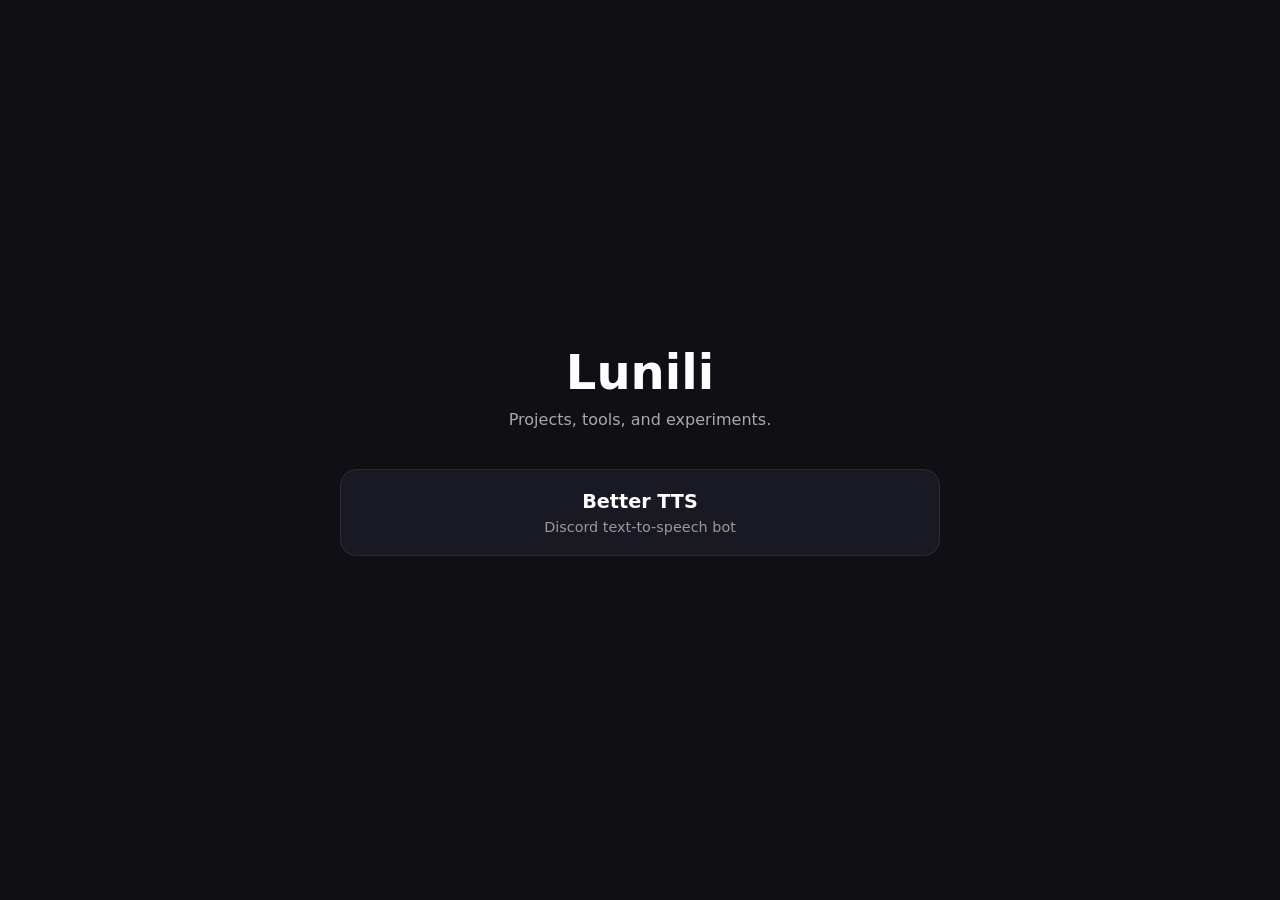
<file: index.html>
<!DOCTYPE html>
<html lang="en">
<head>
    <meta charset="UTF-8">
    <meta name="viewport" content="width=device-width, initial-scale=1.0">
    <title>Lunili — Projects</title>
    <style>
        * {
            box-sizing: border-box;
            margin: 0;
            padding: 0;
        }

        body {
            min-height: 100vh;
            display: flex;
            justify-content: center;
            align-items: center;
            font-family: system-ui, -apple-system, sans-serif;
            background: #0f0f14;
            color: white;
        }

        .container {
            width: min(600px, 90%);
            text-align: center;
        }

        h1 {
            font-size: 3rem;
            margin-bottom: 10px;
        }

        p {
            color: #aaa;
            margin-bottom: 40px;
        }

        .projects {
            display: grid;
            gap: 16px;
        }

        a {
            display: block;
            padding: 20px;
            border-radius: 16px;
            background: #191923;
            color: white;
            text-decoration: none;
            border: 1px solid #2b2b38;
            transition: .25s;
        }

        a:hover {
            transform: translateY(-3px);
            border-color: #a855f7;
            box-shadow: 0 0 30px rgba(168,85,247,.25);
        }

        .name {
            font-weight: 700;
            font-size: 1.2rem;
        }

        .desc {
            margin-top: 6px;
            color: #999;
            font-size: .9rem;
        }
    </style>
</head>
<body>

<div class="container">
    <h1>Lunili</h1>
    <p>Projects, tools, and experiments.</p>

    <div class="projects">
        <a href="/BetterTTS/">
            <div class="name">Better TTS</div>
            <div class="desc">Discord text-to-speech bot</div>
        </a>
    </div>
</div>

</body>
</html>
</file>
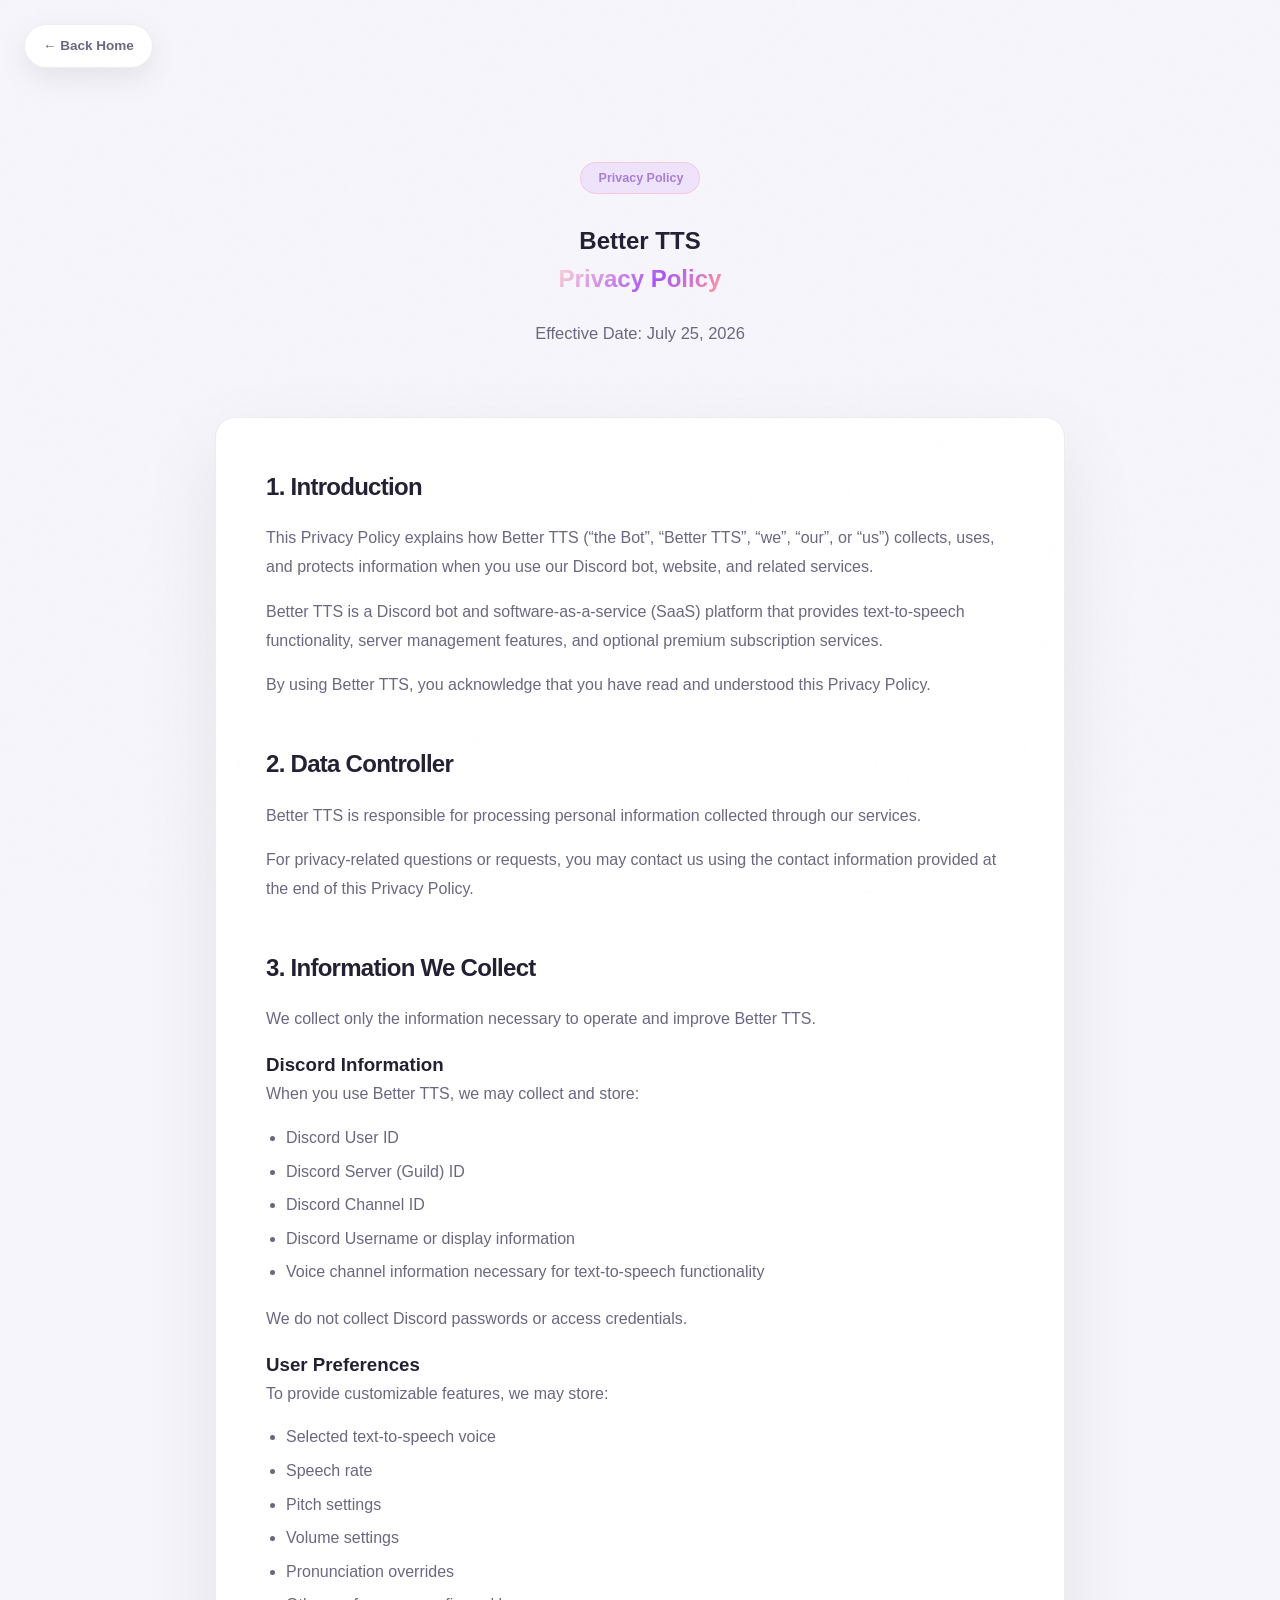
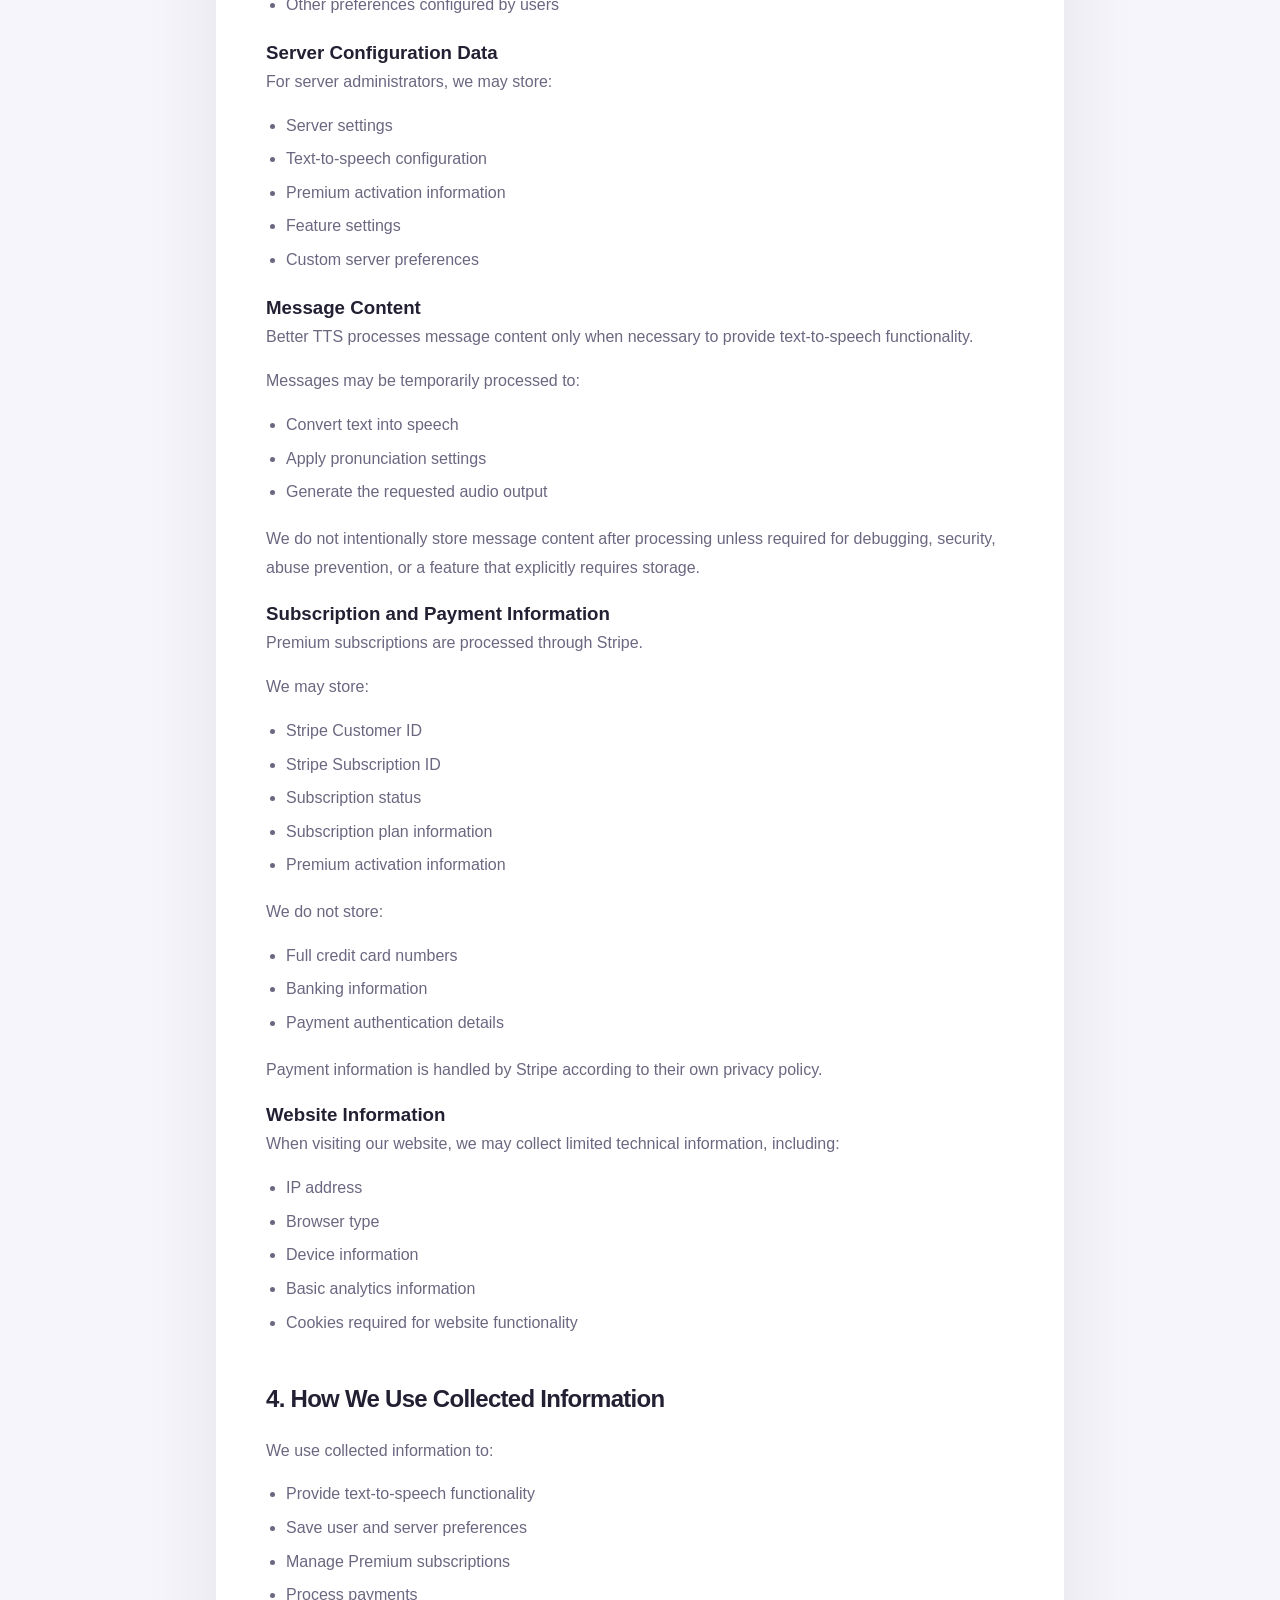
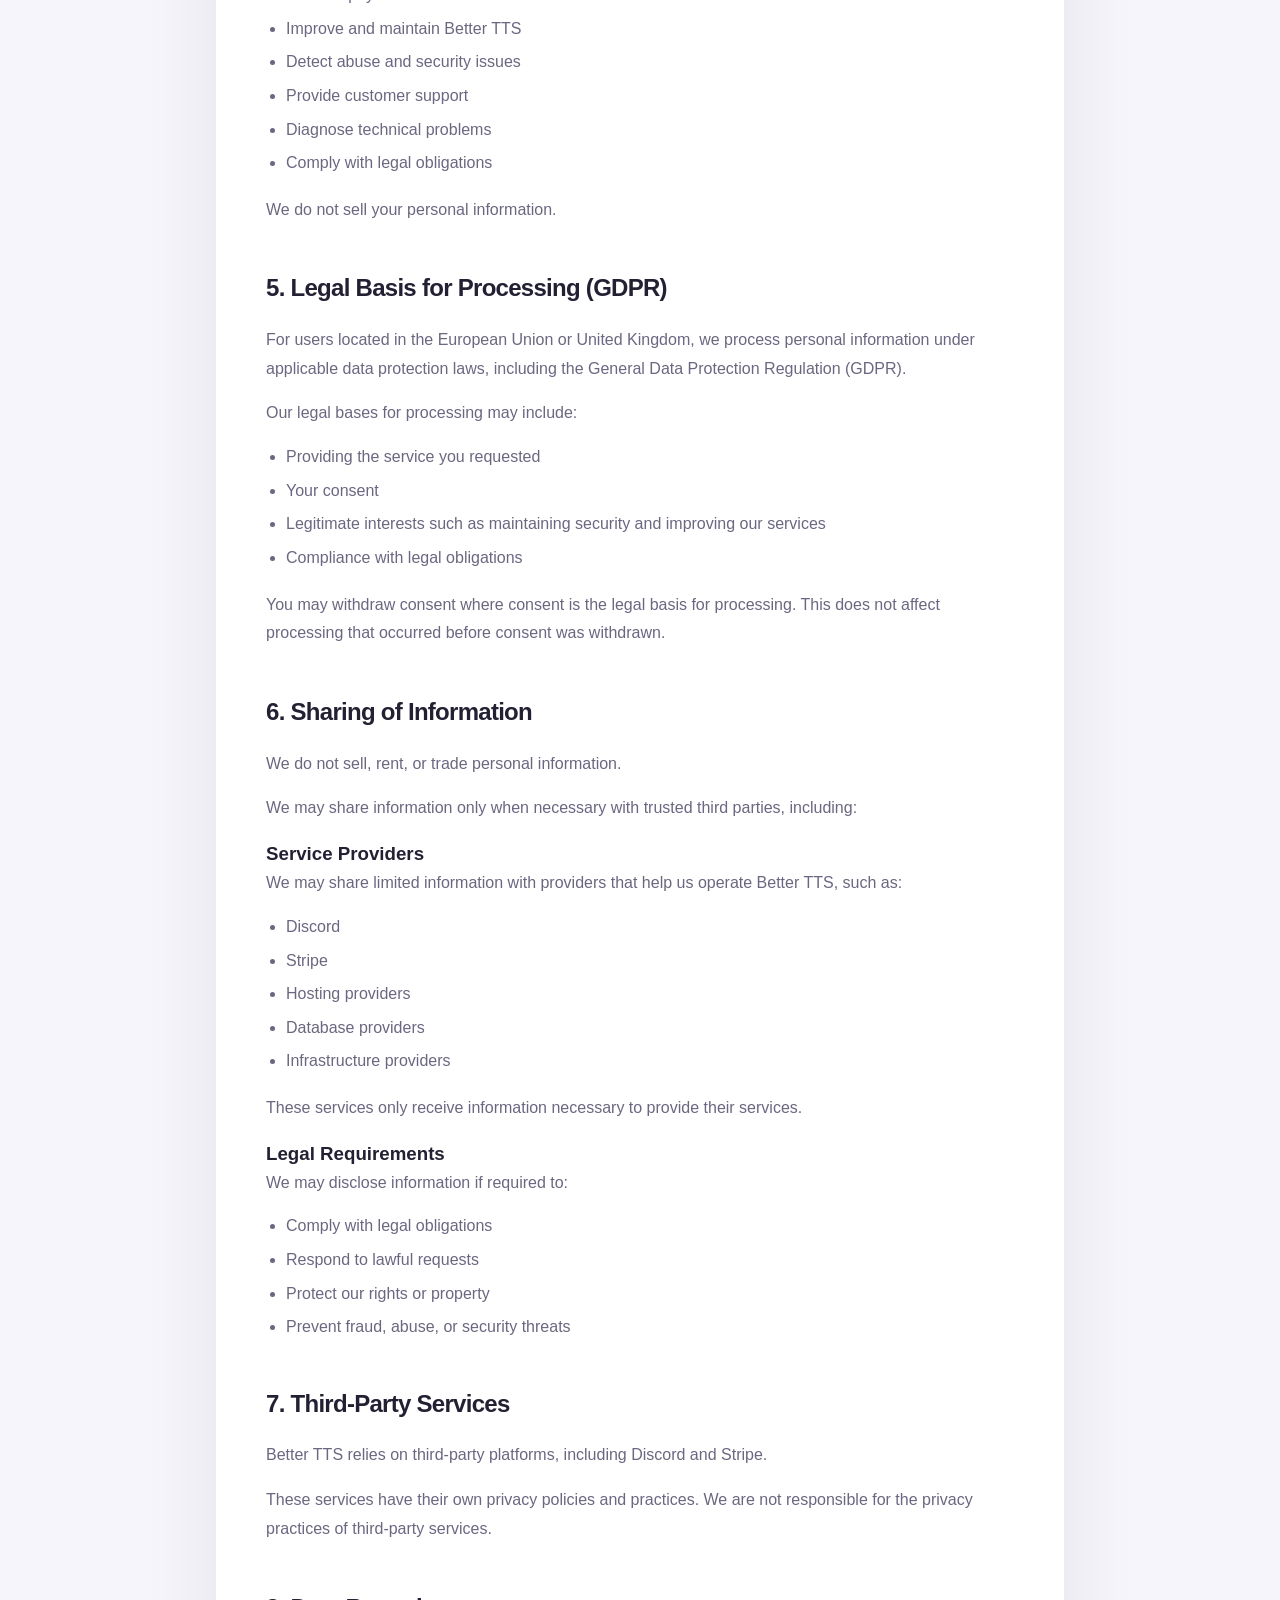
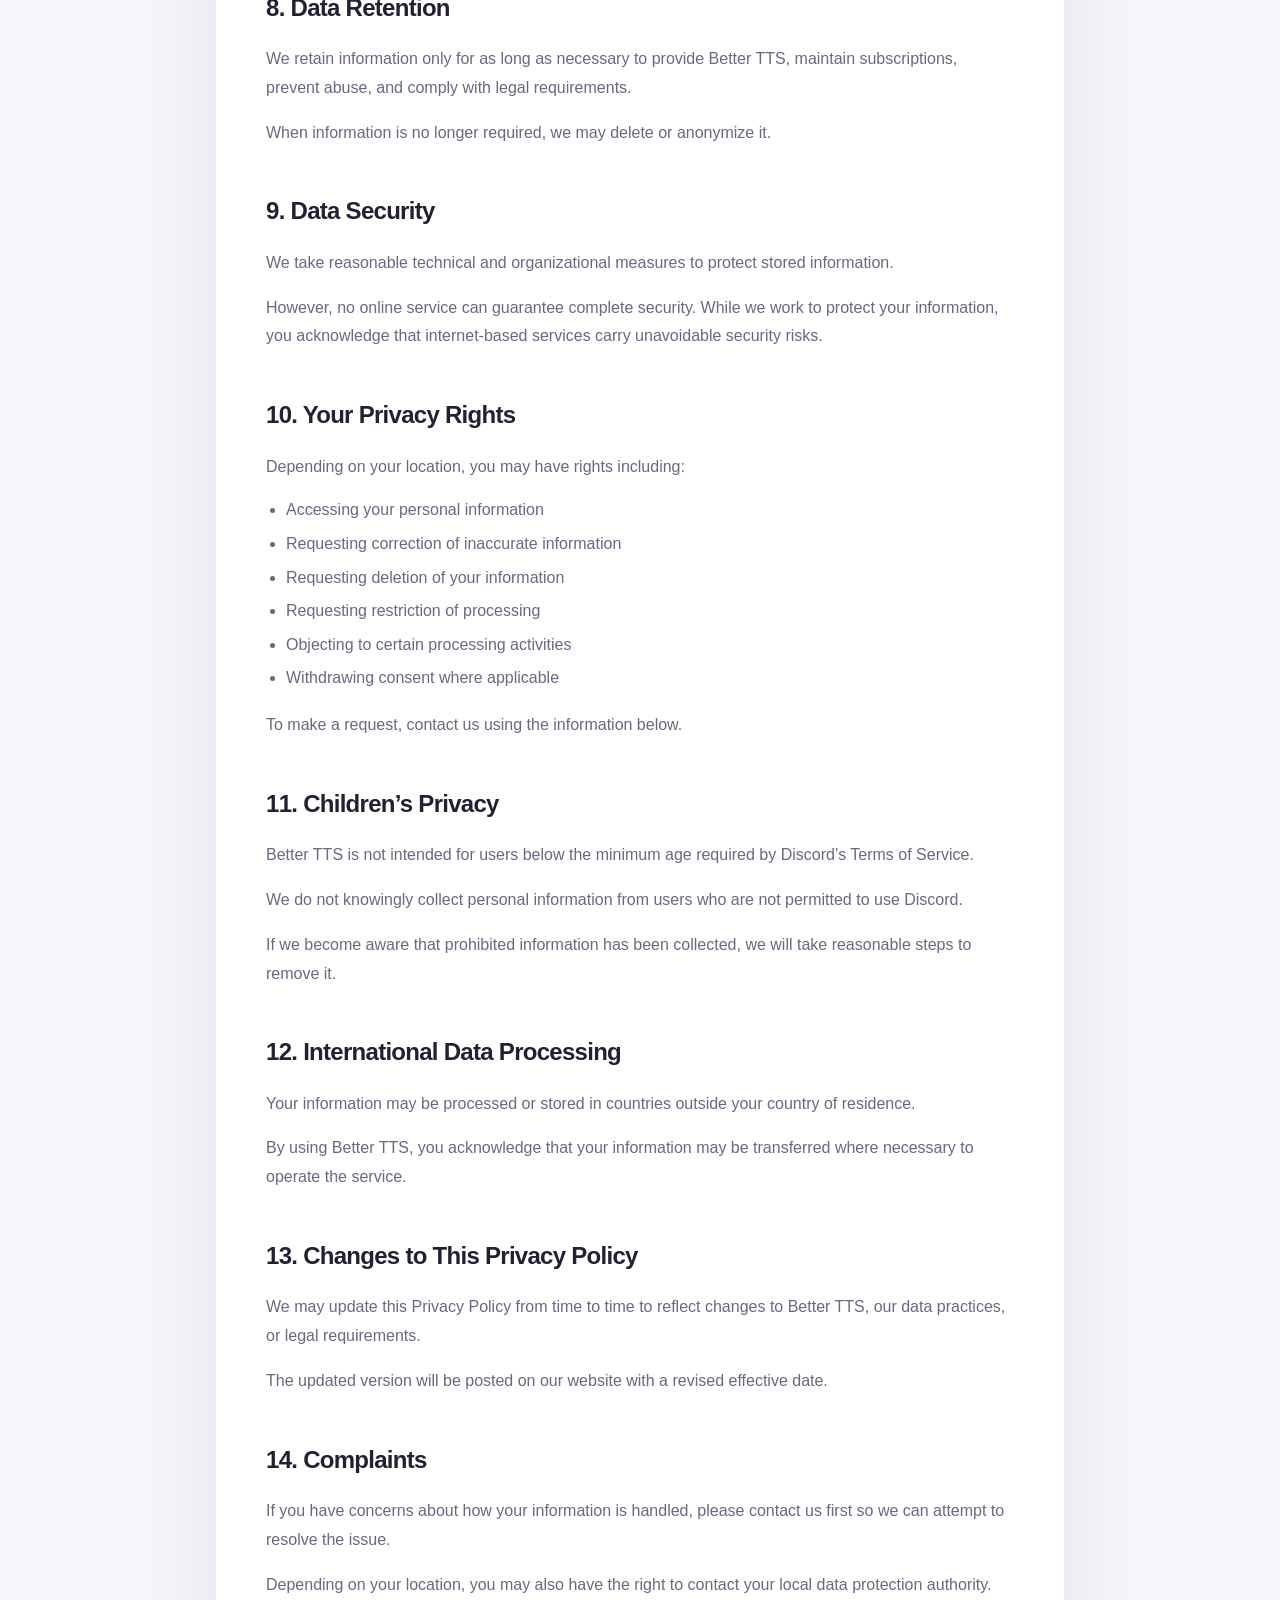
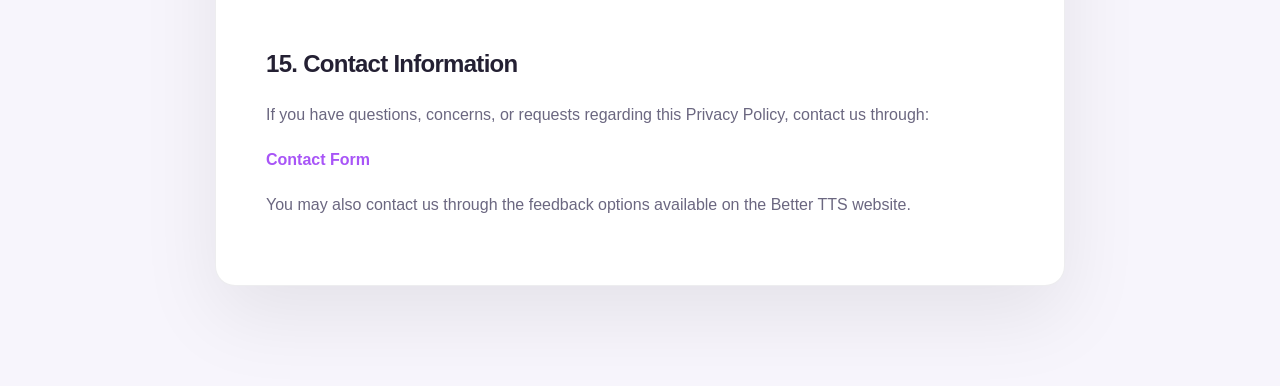
<file: BetterTTS/privacy.html>
<!DOCTYPE html>
<html lang="en">

<head>
    <meta charset="UTF-8">
    <meta name="viewport" content="width=device-width, initial-scale=1.0">

    <link rel="icon" type="image/png" href="assets/png/Better TTS Logo.png">
    <title>Better TTS - Privacy Policy</title>

    <link rel="stylesheet" href="templatemo-quantix-style.css">
    <link rel="stylesheet" href="legal.css">
</head>

<body>
<a href="/BetterTTS/" class="back-button">
    ← Back Home
</a>

<section class="legal-page">

<div class="container">

<div class="legal-header">

    <div class="hero-badge">
        <div style="width: 3px;"></div>
        Privacy Policy
    </div>

    <h1>
        Better TTS <br>
        <span class="gradient-text">
            Privacy Policy
        </span>
    </h1>

    <p class="hero-desc">
        Effective Date: July 25, 2026
    </p>

</div>


<div class="legal-content">


<div class="legal-section">

<h2>1. Introduction</h2>

<p>
This Privacy Policy explains how Better TTS (“the Bot”, “Better TTS”, “we”, “our”, or “us”)
collects, uses, and protects information when you use our Discord bot, website, and related
services.
</p>

<p>
Better TTS is a Discord bot and software-as-a-service (SaaS) platform that provides
text-to-speech functionality, server management features, and optional premium subscription
services.
</p>

<p>
By using Better TTS, you acknowledge that you have read and understood this Privacy Policy.
</p>

</div>



<div class="legal-section">

<h2>2. Data Controller</h2>

<p>
Better TTS is responsible for processing personal information collected through our services.
</p>

<p>
For privacy-related questions or requests, you may contact us using the contact information
provided at the end of this Privacy Policy.
</p>

</div>




<div class="legal-section">

<h2>3. Information We Collect</h2>

<p>
We collect only the information necessary to operate and improve Better TTS.
</p>


<h3>Discord Information</h3>

<p>
When you use Better TTS, we may collect and store:
</p>

<ul>
<li>Discord User ID</li>
<li>Discord Server (Guild) ID</li>
<li>Discord Channel ID</li>
<li>Discord Username or display information</li>
<li>Voice channel information necessary for text-to-speech functionality</li>
</ul>

<p>
We do not collect Discord passwords or access credentials.
</p>



<h3>User Preferences</h3>

<p>
To provide customizable features, we may store:
</p>

<ul>
<li>Selected text-to-speech voice</li>
<li>Speech rate</li>
<li>Pitch settings</li>
<li>Volume settings</li>
<li>Pronunciation overrides</li>
<li>Other preferences configured by users</li>
</ul>



<h3>Server Configuration Data</h3>

<p>
For server administrators, we may store:
</p>

<ul>
<li>Server settings</li>
<li>Text-to-speech configuration</li>
<li>Premium activation information</li>
<li>Feature settings</li>
<li>Custom server preferences</li>
</ul>



<h3>Message Content</h3>

<p>
Better TTS processes message content only when necessary to provide text-to-speech
functionality.
</p>

<p>
Messages may be temporarily processed to:
</p>

<ul>
<li>Convert text into speech</li>
<li>Apply pronunciation settings</li>
<li>Generate the requested audio output</li>
</ul>

<p>
We do not intentionally store message content after processing unless required for debugging,
security, abuse prevention, or a feature that explicitly requires storage.
</p>



<h3>Subscription and Payment Information</h3>

<p>
Premium subscriptions are processed through Stripe.
</p>

<p>
We may store:
</p>

<ul>
<li>Stripe Customer ID</li>
<li>Stripe Subscription ID</li>
<li>Subscription status</li>
<li>Subscription plan information</li>
<li>Premium activation information</li>
</ul>

<p>
We do not store:
</p>

<ul>
<li>Full credit card numbers</li>
<li>Banking information</li>
<li>Payment authentication details</li>
</ul>

<p>
Payment information is handled by Stripe according to their own privacy policy.
</p>



<h3>Website Information</h3>

<p>
When visiting our website, we may collect limited technical information, including:
</p>

<ul>
<li>IP address</li>
<li>Browser type</li>
<li>Device information</li>
<li>Basic analytics information</li>
<li>Cookies required for website functionality</li>
</ul>

</div>





<div class="legal-section">

<h2>4. How We Use Collected Information</h2>

<p>
We use collected information to:
</p>

<ul>
<li>Provide text-to-speech functionality</li>
<li>Save user and server preferences</li>
<li>Manage Premium subscriptions</li>
<li>Process payments</li>
<li>Improve and maintain Better TTS</li>
<li>Detect abuse and security issues</li>
<li>Provide customer support</li>
<li>Diagnose technical problems</li>
<li>Comply with legal obligations</li>
</ul>

<p>
We do not sell your personal information.
</p>

</div>





<div class="legal-section">

<h2>5. Legal Basis for Processing (GDPR)</h2>

<p>
For users located in the European Union or United Kingdom, we process personal information
under applicable data protection laws, including the General Data Protection Regulation
(GDPR).
</p>

<p>
Our legal bases for processing may include:
</p>

<ul>
<li>Providing the service you requested</li>
<li>Your consent</li>
<li>Legitimate interests such as maintaining security and improving our services</li>
<li>Compliance with legal obligations</li>
</ul>

<p>
You may withdraw consent where consent is the legal basis for processing. This does not
affect processing that occurred before consent was withdrawn.
</p>

</div>





<div class="legal-section">

<h2>6. Sharing of Information</h2>

<p>
We do not sell, rent, or trade personal information.
</p>

<p>
We may share information only when necessary with trusted third parties, including:
</p>


<h3>Service Providers</h3>

<p>
We may share limited information with providers that help us operate Better TTS, such as:
</p>

<ul>
<li>Discord</li>
<li>Stripe</li>
<li>Hosting providers</li>
<li>Database providers</li>
<li>Infrastructure providers</li>
</ul>

<p>
These services only receive information necessary to provide their services.
</p>



<h3>Legal Requirements</h3>

<p>
We may disclose information if required to:
</p>

<ul>
<li>Comply with legal obligations</li>
<li>Respond to lawful requests</li>
<li>Protect our rights or property</li>
<li>Prevent fraud, abuse, or security threats</li>
</ul>

</div>





<div class="legal-section">

<h2>7. Third-Party Services</h2>

<p>
Better TTS relies on third-party platforms, including Discord and Stripe.
</p>

<p>
These services have their own privacy policies and practices. We are not responsible for the
privacy practices of third-party services.
</p>

</div>
<div class="legal-section">

<h2>8. Data Retention</h2>

<p>
We retain information only for as long as necessary to provide Better TTS, maintain
subscriptions, prevent abuse, and comply with legal requirements.
</p>

<p>
When information is no longer required, we may delete or anonymize it.
</p>

</div>




<div class="legal-section">

<h2>9. Data Security</h2>

<p>
We take reasonable technical and organizational measures to protect stored information.
</p>

<p>
However, no online service can guarantee complete security. While we work to protect your
information, you acknowledge that internet-based services carry unavoidable security risks.
</p>

</div>




<div class="legal-section">

<h2>10. Your Privacy Rights</h2>

<p>
Depending on your location, you may have rights including:
</p>

<ul>
<li>Accessing your personal information</li>
<li>Requesting correction of inaccurate information</li>
<li>Requesting deletion of your information</li>
<li>Requesting restriction of processing</li>
<li>Objecting to certain processing activities</li>
<li>Withdrawing consent where applicable</li>
</ul>

<p>
To make a request, contact us using the information below.
</p>

</div>




<div class="legal-section">

<h2>11. Children’s Privacy</h2>

<p>
Better TTS is not intended for users below the minimum age required by Discord’s Terms of
Service.
</p>

<p>
We do not knowingly collect personal information from users who are not permitted to use
Discord.
</p>

<p>
If we become aware that prohibited information has been collected, we will take reasonable
steps to remove it.
</p>

</div>




<div class="legal-section">

<h2>12. International Data Processing</h2>

<p>
Your information may be processed or stored in countries outside your country of residence.
</p>

<p>
By using Better TTS, you acknowledge that your information may be transferred where
necessary to operate the service.
</p>

</div>




<div class="legal-section">

<h2>13. Changes to This Privacy Policy</h2>

<p>
We may update this Privacy Policy from time to time to reflect changes to Better TTS,
our data practices, or legal requirements.
</p>

<p>
The updated version will be posted on our website with a revised effective date.
</p>

</div>




<div class="legal-section">

<h2>14. Complaints</h2>

<p>
If you have concerns about how your information is handled, please contact us first so we
can attempt to resolve the issue.
</p>

<p>
Depending on your location, you may also have the right to contact your local data protection
authority.
</p>

</div>




<div class="legal-section">

<h2>15. Contact Information</h2>

<p>
If you have questions, concerns, or requests regarding this Privacy Policy, contact us
through:
</p>

<p>
<a class="legal-link"
href="https://forms.gle/tCJLr4hZxfWkB94C9">
    Contact Form
</a>
</p>

<p>
You may also contact us through the feedback options available on the Better TTS website.
</p>

</div>


</div>

</div>

</section>


</body>

</html>
</file>
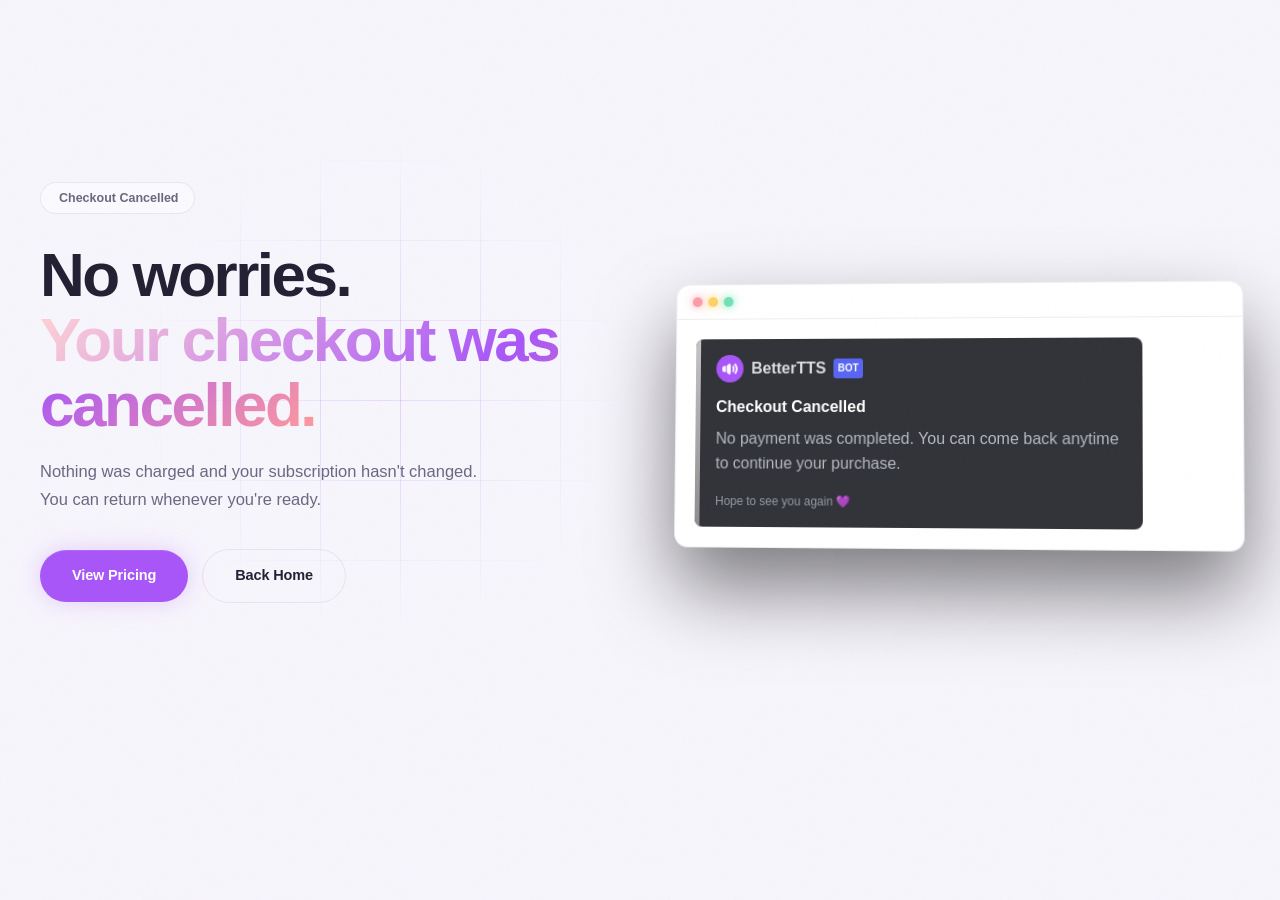
<file: BetterTTS/purchase-cancelled.html>
<!DOCTYPE html>
<html lang="en">

<head>
    <meta charset="UTF-8">
    <meta name="viewport" content="width=device-width, initial-scale=1.0">

    <link rel="stylesheet" href="templatemo-quantix-style.css">
    <link rel="stylesheet" href="purchase.css">

    <link rel="icon" type="image/png" href="assets/png/Better TTS Logo.png">

    <title>Better TTS - Purchase Cancelled</title>
</head>

<body>

    <section class="hero">

        <div class="hero-inner">

            <div class="hero-content">

                <div class="hero-badge cancelled">
                    <div style="width: 3px;"></div>
                    Checkout Cancelled
                </div>

                <h1>
                    No worries.<br>
                    <span class="gradient-text">
                        Your checkout was cancelled.
                    </span>
                </h1>

                <p class="hero-desc">
                    Nothing was charged and your subscription hasn't changed.
                    You can return whenever you're ready.
                </p>

                <div class="hero-cta">

                    <a href="/#pricing" class="btn btn-primary btn-lg">
                        View Pricing
                    </a>

                    <a href="/" class="btn btn-secondary btn-lg">
                        Back Home
                    </a>

                </div>

            </div>


            <div class="hero-mockup">

                <div class="mockup-window">

                    <div class="mockup-toolbar">
                        <div class="mockup-dot"></div>
                        <div class="mockup-dot"></div>
                        <div class="mockup-dot"></div>
                    </div>


                    <div class="mockup-body">

                        <div class="discord-embed">

                            <div class="embed-accent cancelled"></div>

                            <div class="embed-content">

                                <div class="embed-author">

                                    <img 
                                        class="discord-avatar embed-avatar" 
                                        alt="Better TTS Logo"
                                        src="assets/png/Better TTS Logo.png"
                                    >

                                    BetterTTS

                                    <span class="bot-tag">
                                        BOT
                                    </span>

                                </div>


                                <h3>
                                    Checkout Cancelled
                                </h3>


                                <p>
                                    No payment was completed.
                                    You can come back anytime to continue your purchase.
                                </p>


                                <div class="embed-footer">
                                    Hope to see you again 💜
                                </div>


                            </div>

                        </div>

                    </div>

                </div>

            </div>

        </div>

    </section>

</body>

</html>
</file>
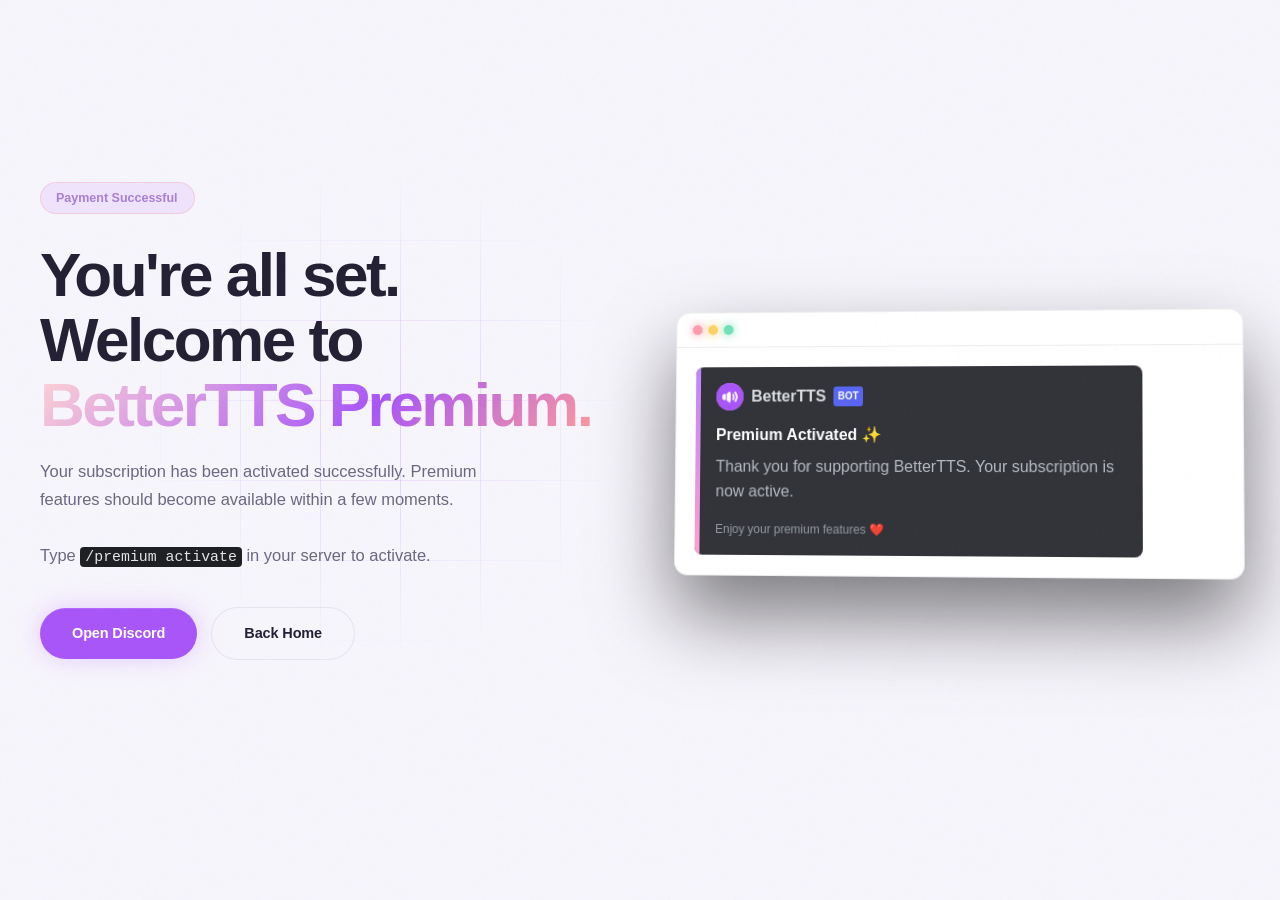
<file: BetterTTS/purchase-success.html>
<!DOCTYPE html>
<html lang="en">

<head>
    <meta charset="UTF-8">
    <meta name="viewport" content="width=device-width, initial-scale=1.0">

    <link rel="stylesheet" href="templatemo-quantix-style.css">
    <link rel="stylesheet" href="purchase.css">

    <link rel="icon" type="image/png" href="assets/png/Better TTS Logo.png">

    <title>Better TTS - Purchase Success</title>
</head>

<body>

    <section class="hero">

        <div class="hero-inner">

            <div class="hero-content">

                <div class="hero-badge">
                    <span class="badge-adot"></span>
                    Payment Successful
                </div>


                <h1>
                    You're all set.<br>
                    Welcome to <span class="gradient-text">BetterTTS Premium.</span>
                </h1>


                <p class="hero-desc">
                    Your subscription has been activated successfully. Premium features
                    should become available within a few moments.
                    <br>
                    <br>
                    Type <span class="discord-code">/premium activate</span> in your server to activate.
                </p>


                <div class="hero-cta">

                    <a class="btn btn-primary btn-lg" href="discord://">
                        Open Discord
                    </a>

                    <a href="/" class="btn btn-secondary btn-lg">
                        Back Home
                    </a>

                </div>

            </div>


            <div class="hero-mockup">

                <div class="mockup-window">

                    <div class="mockup-toolbar">
                        <div class="mockup-dot"></div>
                        <div class="mockup-dot"></div>
                        <div class="mockup-dot"></div>
                    </div>


                    <div class="mockup-body">

                        <div class="discord-embed">

                            <div class="embed-accent"></div>


                            <div class="embed-content">


                                <div class="embed-author">

                                    <img 
                                        class="discord-avatar embed-avatar"
                                        alt="Better TTS Logo"
                                        src="assets/png/Better TTS Logo.png"
                                    >

                                    BetterTTS

                                    <span class="bot-tag">
                                        BOT
                                    </span>

                                </div>


                                <h3>
                                    Premium Activated ✨
                                </h3>


                                <p>
                                    Thank you for supporting BetterTTS.
                                    Your subscription is now active.
                                </p>


                                <div class="embed-footer">
                                    Enjoy your premium features ❤️
                                </div>


                            </div>

                        </div>

                    </div>

                </div>

            </div>

        </div>

    </section>

</body>

</html>
</file>
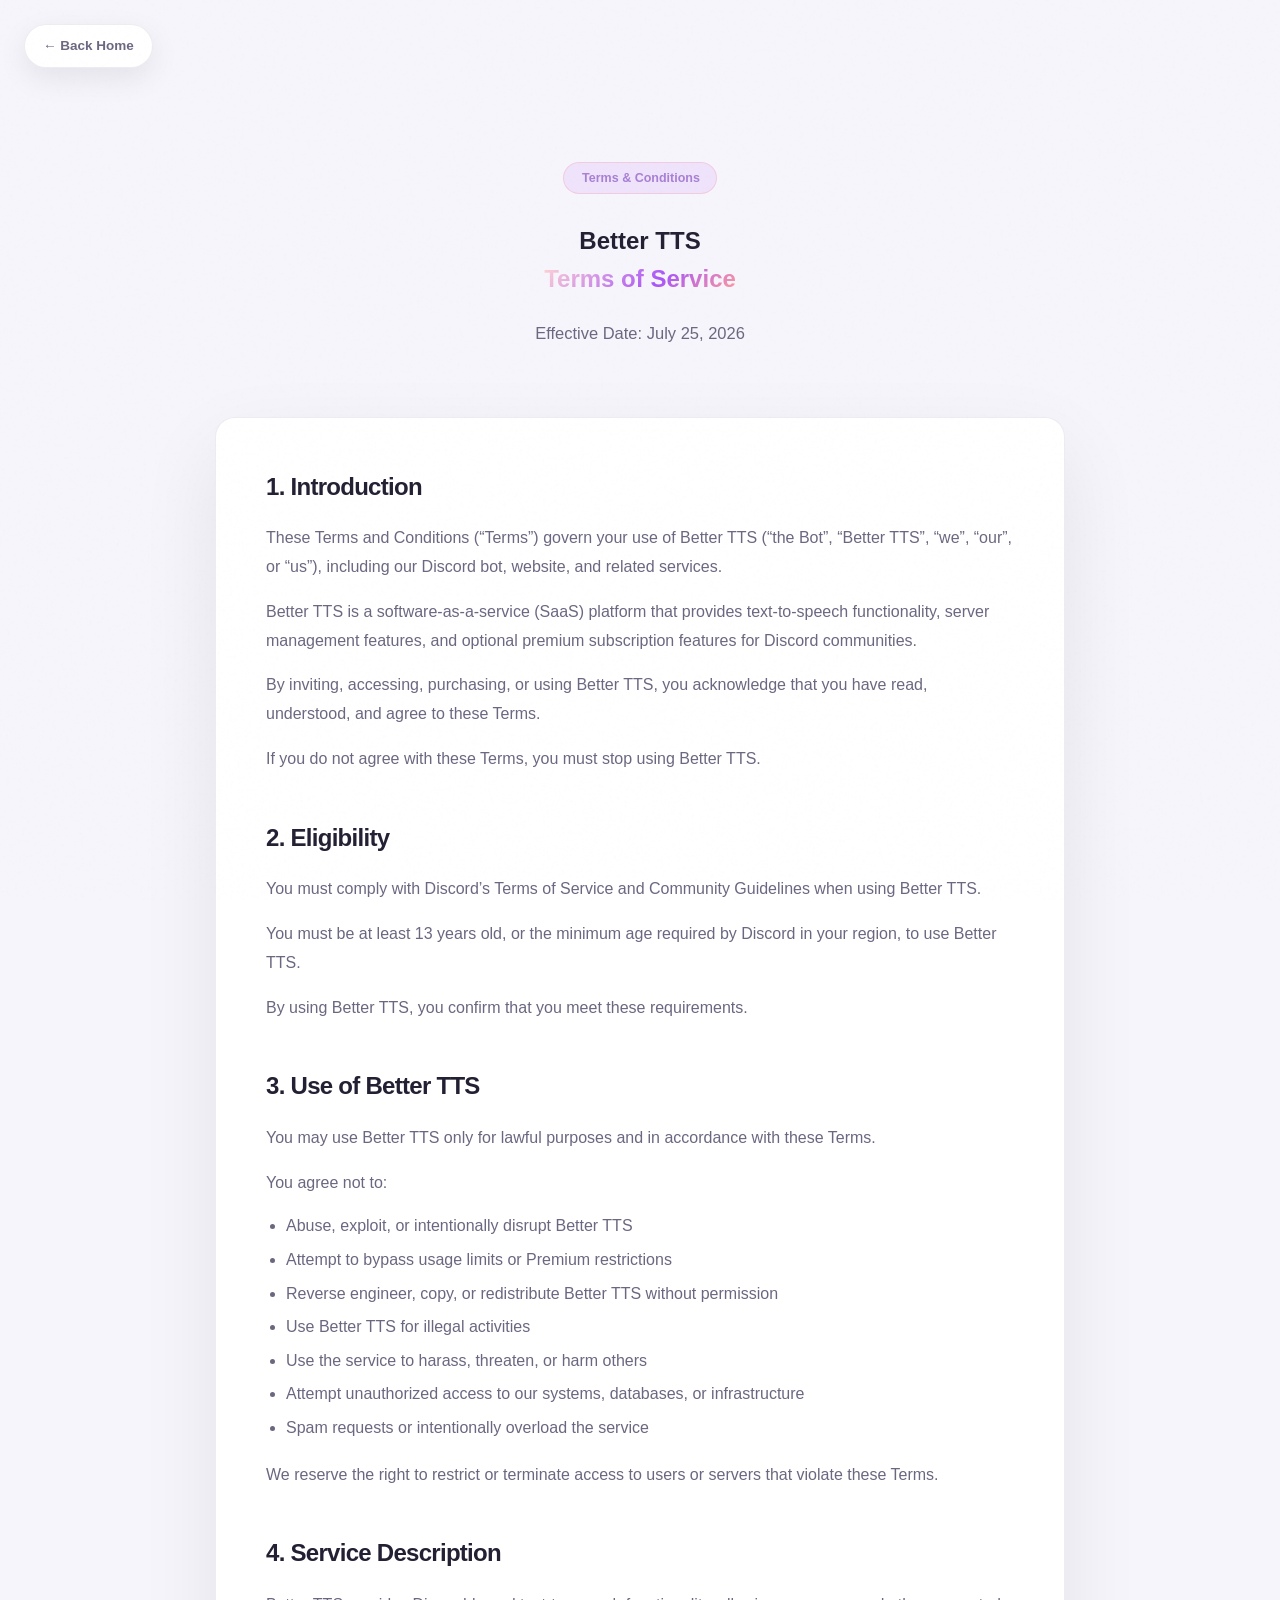
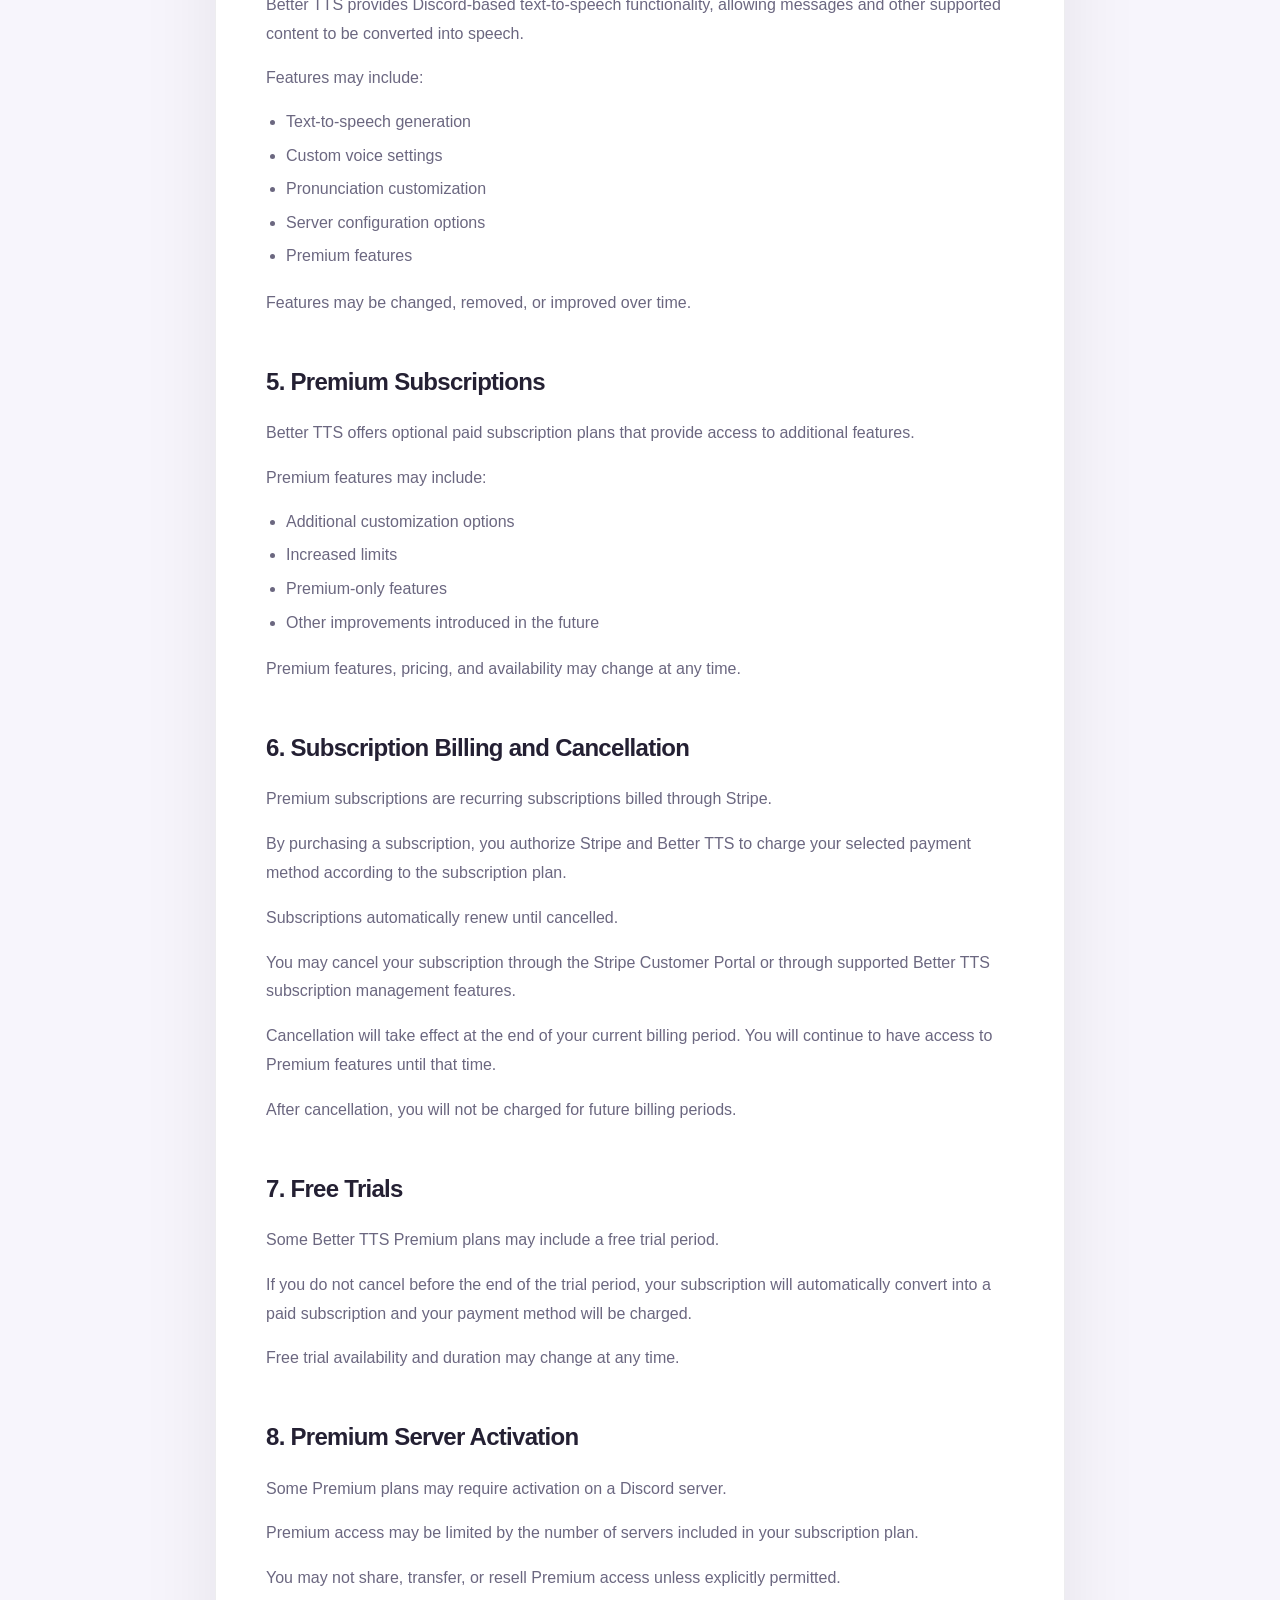
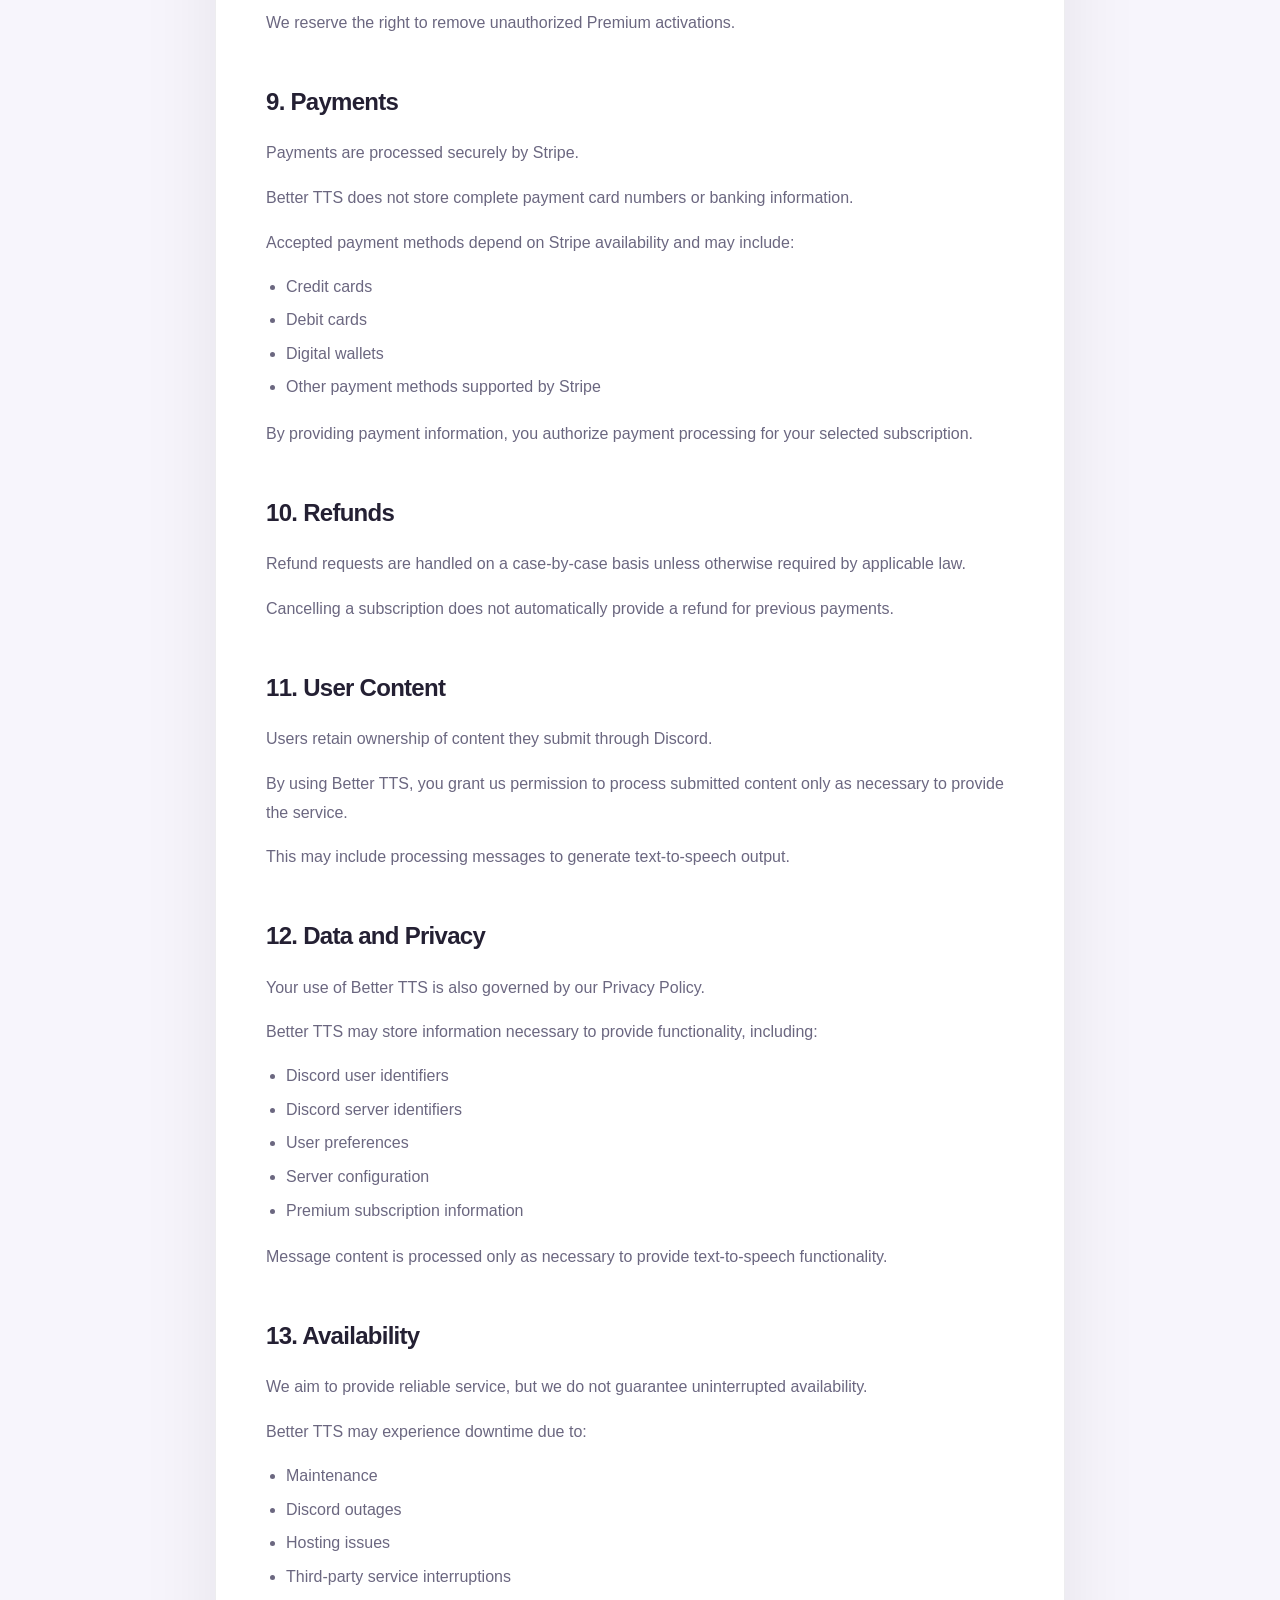
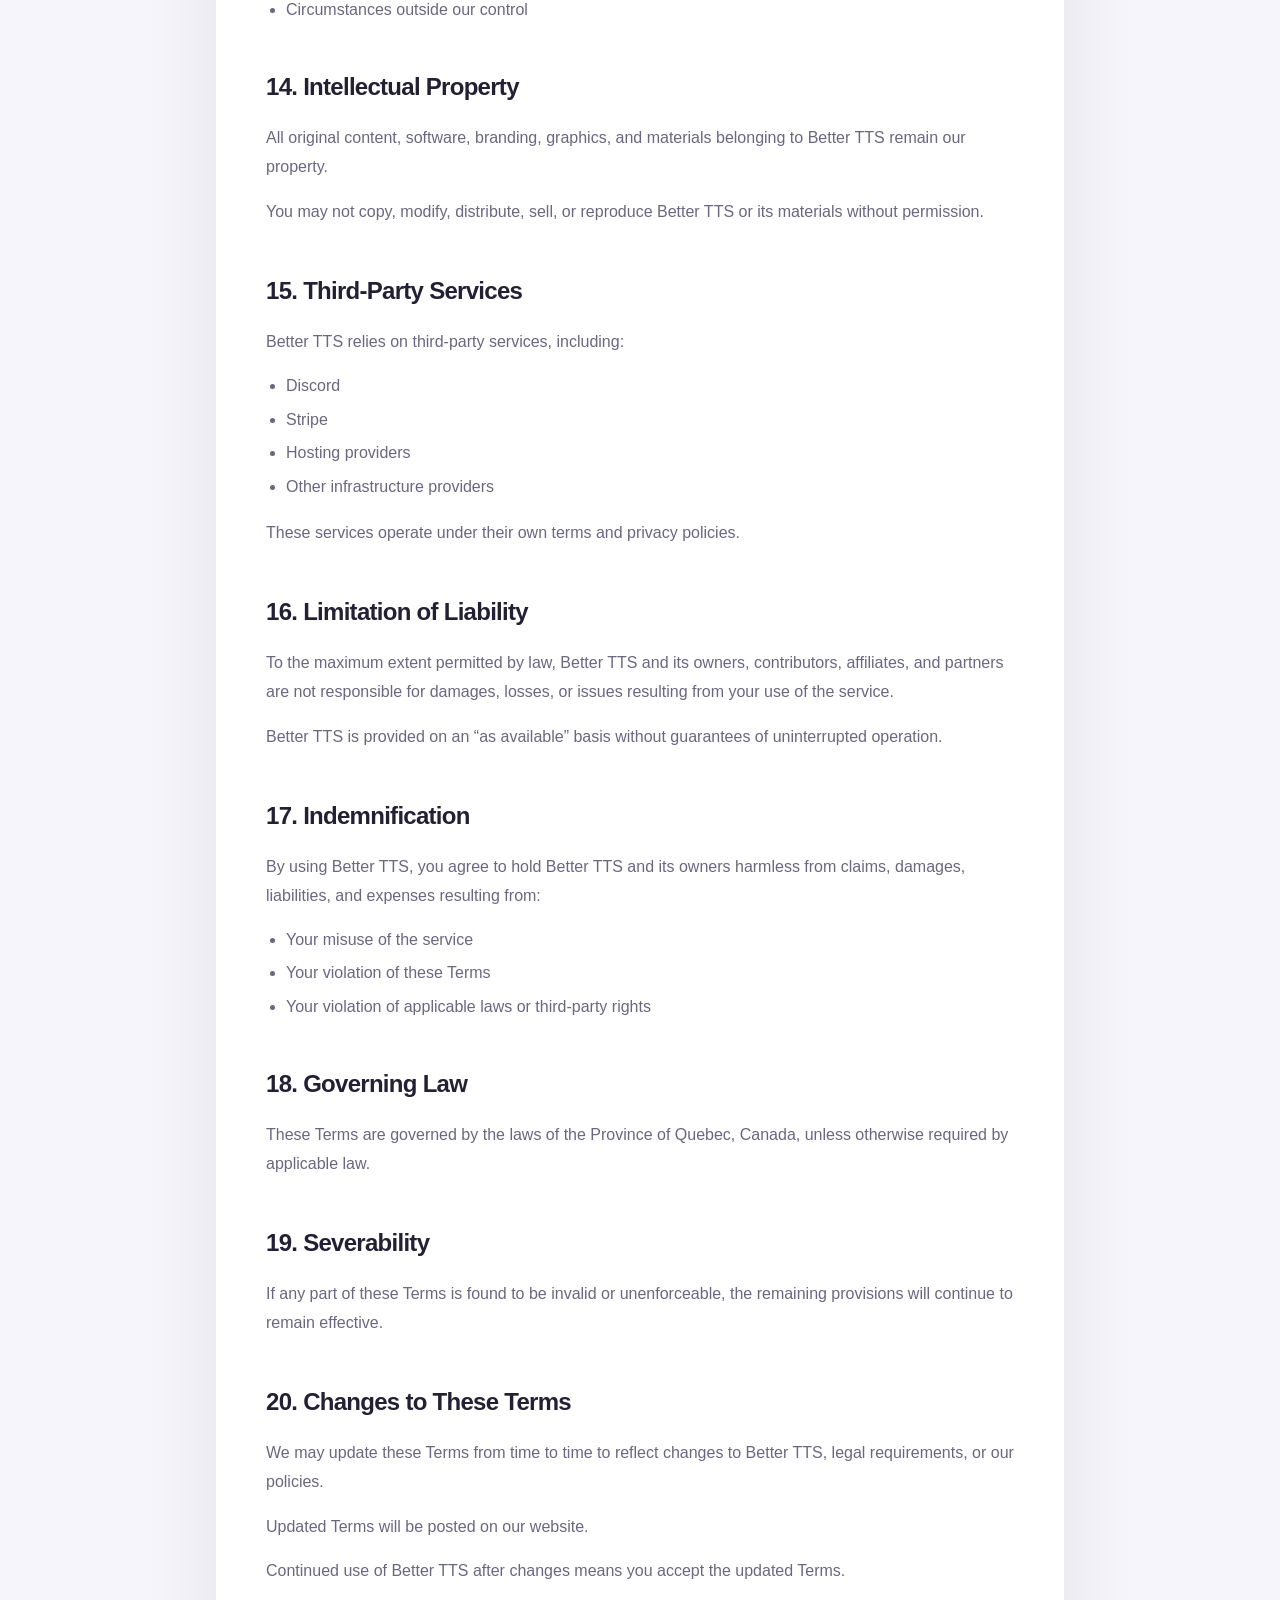
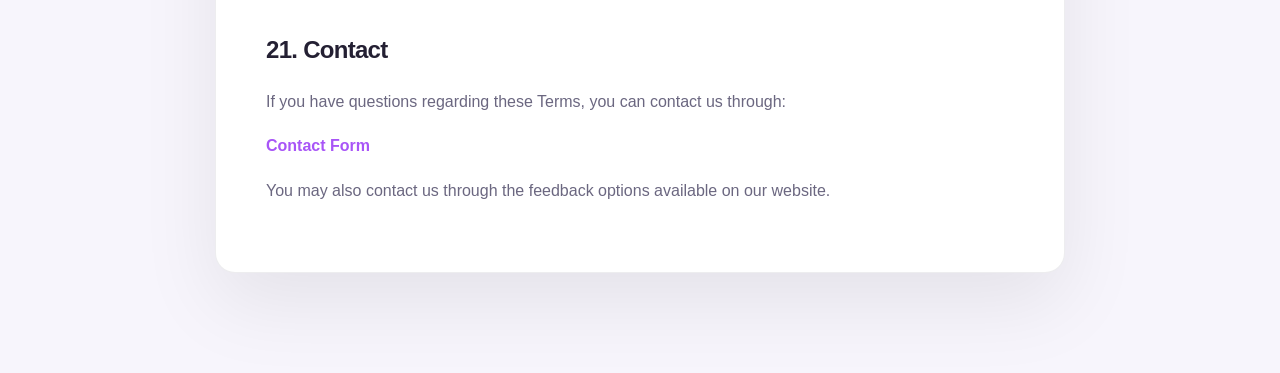
<file: BetterTTS/terms.html>
<!DOCTYPE html>
<html lang="en">

<head>
    <meta charset="UTF-8">
    <meta name="viewport" content="width=device-width, initial-scale=1.0">

    <link rel="icon" type="image/png" href="assets/png/Better TTS Logo.png">
    <title>Better TTS - Terms and Conditions</title>

    <link rel="stylesheet" href="templatemo-quantix-style.css">
    <link rel="stylesheet" href="legal.css">
</head>

<body>
<a href="/BetterTTS/" class="back-button">
    ← Back Home
</a>

<section class="legal-page">

<div class="container">

<div class="legal-header">

    <div class="hero-badge">
        <div style="width: 3px;"></div>
        Terms & Conditions
    </div>

    <h1>
        Better TTS <br>
        <span class="gradient-text">
            Terms of Service
        </span>
    </h1>

    <p class="hero-desc">
        Effective Date: July 25, 2026
    </p>

</div>


<div class="legal-content">



<div class="legal-section">

<h2>1. Introduction</h2>

<p>
These Terms and Conditions (“Terms”) govern your use of Better TTS
(“the Bot”, “Better TTS”, “we”, “our”, or “us”), including our Discord bot,
website, and related services.
</p>

<p>
Better TTS is a software-as-a-service (SaaS) platform that provides text-to-speech
functionality, server management features, and optional premium subscription features
for Discord communities.
</p>

<p>
By inviting, accessing, purchasing, or using Better TTS, you acknowledge that you have
read, understood, and agree to these Terms.
</p>

<p>
If you do not agree with these Terms, you must stop using Better TTS.
</p>

</div>




<div class="legal-section">

<h2>2. Eligibility</h2>

<p>
You must comply with Discord’s Terms of Service and Community Guidelines when using
Better TTS.
</p>

<p>
You must be at least 13 years old, or the minimum age required by Discord in your
region, to use Better TTS.
</p>

<p>
By using Better TTS, you confirm that you meet these requirements.
</p>

</div>




<div class="legal-section">

<h2>3. Use of Better TTS</h2>

<p>
You may use Better TTS only for lawful purposes and in accordance with these Terms.
</p>

<p>
You agree not to:
</p>

<ul>
<li>Abuse, exploit, or intentionally disrupt Better TTS</li>
<li>Attempt to bypass usage limits or Premium restrictions</li>
<li>Reverse engineer, copy, or redistribute Better TTS without permission</li>
<li>Use Better TTS for illegal activities</li>
<li>Use the service to harass, threaten, or harm others</li>
<li>Attempt unauthorized access to our systems, databases, or infrastructure</li>
<li>Spam requests or intentionally overload the service</li>
</ul>

<p>
We reserve the right to restrict or terminate access to users or servers that violate
these Terms.
</p>

</div>




<div class="legal-section">

<h2>4. Service Description</h2>

<p>
Better TTS provides Discord-based text-to-speech functionality, allowing messages and
other supported content to be converted into speech.
</p>

<p>
Features may include:
</p>

<ul>
<li>Text-to-speech generation</li>
<li>Custom voice settings</li>
<li>Pronunciation customization</li>
<li>Server configuration options</li>
<li>Premium features</li>
</ul>

<p>
Features may be changed, removed, or improved over time.
</p>

</div>




<div class="legal-section">

<h2>5. Premium Subscriptions</h2>

<p>
Better TTS offers optional paid subscription plans that provide access to additional
features.
</p>

<p>
Premium features may include:
</p>

<ul>
<li>Additional customization options</li>
<li>Increased limits</li>
<li>Premium-only features</li>
<li>Other improvements introduced in the future</li>
</ul>

<p>
Premium features, pricing, and availability may change at any time.
</p>

</div>




<div class="legal-section">

<h2>6. Subscription Billing and Cancellation</h2>

<p>
Premium subscriptions are recurring subscriptions billed through Stripe.
</p>

<p>
By purchasing a subscription, you authorize Stripe and Better TTS to charge your
selected payment method according to the subscription plan.
</p>

<p>
Subscriptions automatically renew until cancelled.
</p>

<p>
You may cancel your subscription through the Stripe Customer Portal or through
supported Better TTS subscription management features.
</p>

<p>
Cancellation will take effect at the end of your current billing period. You will
continue to have access to Premium features until that time.
</p>

<p>
After cancellation, you will not be charged for future billing periods.
</p>

</div>




<div class="legal-section">

<h2>7. Free Trials</h2>

<p>
Some Better TTS Premium plans may include a free trial period.
</p>

<p>
If you do not cancel before the end of the trial period, your subscription will
automatically convert into a paid subscription and your payment method will be charged.
</p>

<p>
Free trial availability and duration may change at any time.
</p>

</div>




<div class="legal-section">

<h2>8. Premium Server Activation</h2>

<p>
Some Premium plans may require activation on a Discord server.
</p>

<p>
Premium access may be limited by the number of servers included in your subscription
plan.
</p>

<p>
You may not share, transfer, or resell Premium access unless explicitly permitted.
</p>

<p>
We reserve the right to remove unauthorized Premium activations.
</p>

</div>




<div class="legal-section">

<h2>9. Payments</h2>

<p>
Payments are processed securely by Stripe.
</p>

<p>
Better TTS does not store complete payment card numbers or banking information.
</p>

<p>
Accepted payment methods depend on Stripe availability and may include:
</p>

<ul>
<li>Credit cards</li>
<li>Debit cards</li>
<li>Digital wallets</li>
<li>Other payment methods supported by Stripe</li>
</ul>

<p>
By providing payment information, you authorize payment processing for your selected
subscription.
</p>

</div>




<div class="legal-section">

<h2>10. Refunds</h2>

<p>
Refund requests are handled on a case-by-case basis unless otherwise required by
applicable law.
</p>

<p>
Cancelling a subscription does not automatically provide a refund for previous payments.
</p>

</div>
<div class="legal-section">

<h2>11. User Content</h2>

<p>
Users retain ownership of content they submit through Discord.
</p>

<p>
By using Better TTS, you grant us permission to process submitted content only as
necessary to provide the service.
</p>

<p>
This may include processing messages to generate text-to-speech output.
</p>

</div>




<div class="legal-section">

<h2>12. Data and Privacy</h2>

<p>
Your use of Better TTS is also governed by our Privacy Policy.
</p>

<p>
Better TTS may store information necessary to provide functionality, including:
</p>

<ul>
<li>Discord user identifiers</li>
<li>Discord server identifiers</li>
<li>User preferences</li>
<li>Server configuration</li>
<li>Premium subscription information</li>
</ul>

<p>
Message content is processed only as necessary to provide text-to-speech functionality.
</p>

</div>




<div class="legal-section">

<h2>13. Availability</h2>

<p>
We aim to provide reliable service, but we do not guarantee uninterrupted availability.
</p>

<p>
Better TTS may experience downtime due to:
</p>

<ul>
<li>Maintenance</li>
<li>Discord outages</li>
<li>Hosting issues</li>
<li>Third-party service interruptions</li>
<li>Circumstances outside our control</li>
</ul>

</div>




<div class="legal-section">

<h2>14. Intellectual Property</h2>

<p>
All original content, software, branding, graphics, and materials belonging to Better TTS
remain our property.
</p>

<p>
You may not copy, modify, distribute, sell, or reproduce Better TTS or its materials
without permission.
</p>

</div>




<div class="legal-section">

<h2>15. Third-Party Services</h2>

<p>
Better TTS relies on third-party services, including:
</p>

<ul>
<li>Discord</li>
<li>Stripe</li>
<li>Hosting providers</li>
<li>Other infrastructure providers</li>
</ul>

<p>
These services operate under their own terms and privacy policies.
</p>

</div>




<div class="legal-section">

<h2>16. Limitation of Liability</h2>

<p>
To the maximum extent permitted by law, Better TTS and its owners, contributors,
affiliates, and partners are not responsible for damages, losses, or issues resulting
from your use of the service.
</p>

<p>
Better TTS is provided on an “as available” basis without guarantees of uninterrupted
operation.
</p>

</div>




<div class="legal-section">

<h2>17. Indemnification</h2>

<p>
By using Better TTS, you agree to hold Better TTS and its owners harmless from claims,
damages, liabilities, and expenses resulting from:
</p>

<ul>
<li>Your misuse of the service</li>
<li>Your violation of these Terms</li>
<li>Your violation of applicable laws or third-party rights</li>
</ul>

</div>




<div class="legal-section">

<h2>18. Governing Law</h2>

<p>
These Terms are governed by the laws of the Province of Quebec, Canada, unless otherwise
required by applicable law.
</p>

</div>




<div class="legal-section">

<h2>19. Severability</h2>

<p>
If any part of these Terms is found to be invalid or unenforceable, the remaining
provisions will continue to remain effective.
</p>

</div>




<div class="legal-section">

<h2>20. Changes to These Terms</h2>

<p>
We may update these Terms from time to time to reflect changes to Better TTS, legal
requirements, or our policies.
</p>

<p>
Updated Terms will be posted on our website.
</p>

<p>
Continued use of Better TTS after changes means you accept the updated Terms.
</p>

</div>




<div class="legal-section">

<h2>21. Contact</h2>

<p>
If you have questions regarding these Terms, you can contact us through:
</p>

<p>
<a class="legal-link"
href="https://forms.gle/tCJLr4hZxfWkB94C9">
    Contact Form
</a>
</p>

<p>
You may also contact us through the feedback options available on our website.
</p>

</div>


</div>

</div>

</section>


</body>

</html>
</file>
<file: BetterTTS/templatemo-quantix-style.css>
/* ============================================
    QUANTIX - SaaS Landing Page Template
    Design: TemplateMo
    https://templatemo.com
============================================ */

*,
*::before,
*::after {
    margin: 0;
    padding: 0;
    box-sizing: border-box;
}

:root {
    --deep-space: #F7F5FC;
    --surface-1: #FFFFFF;
    --surface-2: #F5F1FA;
    --surface-3: #ECE6F5;

    --accent: #A855F7;
    --accent-light: #a87fd4;
    --accent-glow: #a855f740;
    --accent-soft: rgba(169, 85, 247, 0.109);
    --accent-border: #a855f733;

    --text-primary: #242033;
    --text-secondary: #6B6780;
    --text-muted: #7a748b;

    --border-subtle: rgba(36, 32, 51, 0.08);

    --green: #34D399;
    --amber: #FBBF24;
    --rose: #FB7185;

    --radius: 16px;
    --radius-sm: 10px;
    --radius-xs: 6px;
    --radius-pill: 100px;
}

html { scroll-behavior: smooth; }

body {
    font-family: 'Plus Jakarta Sans', -apple-system, sans-serif;
    background-color: var(--deep-space);
    color: var(--text-primary);
    line-height: 1.6;
    overflow-x: hidden;
    -webkit-font-smoothing: antialiased;
}

/* Grain overlay */
body::after {
    content: '';
    position: fixed;
    inset: 0;
    background-image: url("data:image/svg+xml,%3Csvg viewBox='0 0 256 256' xmlns='http://www.w3.org/2000/svg'%3E%3Cfilter id='n'%3E%3CfeTurbulence type='fractalNoise' baseFrequency='0.9' numOctaves='4' stitchTiles='stitch'/%3E%3C/filter%3E%3Crect width='100%25' height='100%25' filter='url(%23n)' opacity='0.03'/%3E%3C/svg%3E");
    pointer-events: none;
    z-index: 9999;
    opacity: 0.5;
}

a { text-decoration: none; color: inherit; }

.container {
    width: 100%;
    max-width: 1200px;
    margin: 0 auto;
    padding: 0 24px;
}

.mono { font-family: 'JetBrains Mono', monospace; }

/* RANDOM */
.channel-mention {
    display: inline-block;
    background: #5865f226;
    color: #5865F2;
    padding: 2px 6px;
    border-radius: 4px;
    font-weight: 600;
}

/* HIGHLIGHT */
.highlight {
    position: relative;
    display: inline-block;
    z-index: 1;
}

.highlight::before {
    content: "";
    position: absolute;
    left: -4px;
    right: -4px;
    bottom: 4%;
    height: 45%;
    background: #f0c1ffda;
    border-radius: 8px;
    z-index: -1;
    transform: rotate(-2.5deg);
    animation: highlight-in 0.9s ease forwards;
    transform-origin: left;
}

@keyframes highlight-in {
    from {
        transform: scaleX(0) rotate(-1deg);
        border-radius: 16px;
    }
    to {
        transform: scaleX(1) rotate(-2.5deg);
        border-radius: 8px;
    }
}

/* DISCORD MESSAGE */

.discord-message {
    display: flex;
    gap: 12px;
    padding: 14px;
    border-radius: 12px;
    background: #313338;
    color: #dbdee1;
    font-family: inherit;
}

.discord-avatar {
    width: 42px;
    height: 42px;
    border-radius: 50%;
    background: transparent;
    display: grid;
    place-items: center;
    flex-shrink: 0;
}

.discord-content {
    flex: 1;
}

.discord-header {
    display: flex;
    align-items: center;
    gap: 6px;
    line-height: 1;
    margin-bottom: 5px;
}

.discord-username {
    color: #f2f3f5;
    font-weight: 600;
    font-size: 14px;
}

.discord-bot-tag {
    background: #5865f2;
    color: white;
    font-size: 10px;
    font-weight: 700;
    padding: 2px 4px;
    border-radius: 3px;
}

.discord-time {
    color: #949ba4;
    font-size: 11px;
}

.discord-text {
    font-size: 15px;
    line-height: 1.5;
}

.channel {
    background: rgba(88, 101, 242, 0.25);
    color: #c9cdfb;
    padding: 2px 5px;
    border-radius: 4px;
    font-weight: 500;
}

/* DISCORD EMBED */

.discord-embed {
    display: flex;
    background: #313338;
    border-radius: 8px;
    overflow: hidden;
    max-width: 450px;
    color: #dbdee1;
}

.embed-accent {
    width: 5px;
    background: linear-gradient(
        180deg,
        #c084fc,
        #ff9fcf
    );
}

.embed-content {
    padding: 16px;
    flex: 1;
}

.embed-author {
    display: flex;
    align-items: center;
    gap: 8px;
    margin-bottom: 12px;
    font-weight: 600;
}

.embed-avatar {
    width: 28px;
    height: 28px;
    border-radius: 50%;
    background: #c084fc;
    display: grid;
    place-items: center;
}

.bot-tag {
    font-size: 10px;
    background: #5865f2;
    color: white;
    padding: 2px 4px;
    border-radius: 3px;
}

.discord-embed h3 {
    font-size: 16px;
    margin-bottom: 6px;
    color: white;
}

.discord-embed p {
    color: #b5bac1;
    margin-bottom: 16px;
}

.channel {
    color: #c9cdfb;
    background: rgba(88,101,242,.25);
    padding: 2px 5px;
    border-radius: 4px;
}

.voice-preview {
    display: flex;
    align-items: center;
    gap: 12px;
    background: rgba(255,255,255,.05);
    padding: 10px;
    border-radius: 8px;
}

.voice-preview button {
    width: 32px;
    height: 32px;
    border-radius: 50%;
    border: none;
    background: #c084fc;
    color: white;
    cursor: pointer;
}

.waveform {
    display: flex;
    align-items: center;
    gap: 3px;
    height: 40px;
}

.waveform span {
    width: 3px;
    height: 12px;
    background: var(--accent);
    border-radius: 10px;
    animation: waveform 0.8s ease-in-out infinite;
    box-shadow: 0 0 8px var(--accent);  
}


.waveform span:nth-child(2n) {
    animation-delay: 0.1s;
}

.waveform span:nth-child(3n) {
    animation-delay: 0.2s;
}

.waveform span:nth-child(4n) {
    animation-delay: 0.3s;
}

@keyframes waveform {
    0%, 100% {
        height: 10px;
    }
    50% {
        height: 35px;
    }
}

.waveform span:nth-child(1) { animation-duration: 1.7s; }
.waveform span:nth-child(2) { animation-duration: 1.9s; }
.waveform span:nth-child(3) { animation-duration: 1.6s; }
.waveform span:nth-child(4) { animation-duration: 2s; }
.waveform span:nth-child(5) { animation-duration: 1.75s; }
.waveform span:nth-child(6) { animation-duration: 1.85s; }
.waveform span:nth-child(7) { animation-duration: 1.65s; }

.waveform span {
    width: 3px;
    height: 18px;
    border-radius: 10px;
    background: #d8b4fe;
}

.embed-footer {
    margin-top: 14px;
    font-size: 12px;
    color: #949ba4;
}

/* ===== NAVBAR ===== */

.navbar {
    position: fixed;
    top: 0;
    left: 0;
    width: 100%;
    z-index: 1000;
    padding: 20px 0;
    transition: all 0.4s ease;
}

.navbar.scrolled {
    background: var(--surface-3);
    backdrop-filter: blur(24px);
    -webkit-backdrop-filter: blur(24px);
    padding: 14px 0;
    border-bottom: 1px solid var(--border-subtle);
}

.navbar .container {
    display: flex;
    align-items: center;
    justify-content: space-between;
}

.nav-brand {
    font-size: 20px;
    font-weight: 800;
    letter-spacing: -0.04em;
    display: flex;
    align-items: center;
    gap: 10px;
}

.brand-icon {
    width: 30px;
    height: 30px;
    background: var(--accent);
    border-radius: 8px;
    display: grid;
    place-items: center;
    font-size: 14px;
    font-weight: 800;
    color: #fff;
    box-shadow: 0 0 24px var(--accent-glow);
}

.nav-links {
    display: flex;
    align-items: center;
    gap: 32px;
    list-style: none;
}

.nav-links a {
    font-size: 13.5px;
    font-weight: 500;
    color: var(--text-muted);
    transition: color 0.3s;
    letter-spacing: -0.01em;
}

.nav-links a:hover { color: var(--text-primary); }

.nav-mobile-actions {
    display: none;
}

.nav-actions { display: flex; align-items: center; gap: 10px; }

.btn {
    display: inline-flex;
    align-items: center;
    justify-content: center;
    gap: 8px;
    padding: 10px 22px;
    border-radius: var(--radius-pill);
    font-family: inherit;
    font-size: 13.5px;
    font-weight: 600;
    cursor: pointer;
    border: none;
    transition: all 0.3s ease;
    letter-spacing: -0.01em;
}

.btn-ghost { background: transparent; color: var(--text-secondary); }
.btn-ghost:hover { color: var(--text-primary); }

.btn-primary {
    background: var(--accent);
    color: #fff;
    box-shadow: 0 0 24px var(--accent-glow),
                0 1px 0 rgba(255,255,255,0.1) inset;
}

.btn-primary:hover {
    background: #FF8585;
    box-shadow: 0 0 36px var(--accent-glow),
                0 1px 0 rgba(255,255,255,0.15) inset;
    transform: translateY(-1px);
}

.btn-secondary {
    background: rgba(255,255,255,0.05);
    color: var(--text-primary);
    border: 1px solid var(--border-subtle);
}

.btn-secondary:hover {
    background: rgba(255,255,255,0.08);
    border-color: rgba(255,255,255,0.1);
}

.btn-lg { padding: 14px 32px; font-size: 14.5px; }

.btn-primary .btn-arrow { transition: transform 0.3s; }
.btn-primary:hover .btn-arrow { transform: translateX(3px); }

.nav-toggle {
    display: none;
    flex-direction: column;
    gap: 5px;
    background: none;
    border: none;
    cursor: pointer;
    padding: 4px;
    z-index: 1001;
}

.nav-toggle span {
    width: 20px;
    height: 2px;
    background: var(--text-primary);
    border-radius: 2px;
    transition: all 0.3s;
}

.nav-toggle.active span:nth-child(1) { transform: rotate(45deg) translate(5px, 5px); }
.nav-toggle.active span:nth-child(2) { opacity: 0; }
.nav-toggle.active span:nth-child(3) { transform: rotate(-45deg) translate(5px, -5px); }

/* ===== HERO ===== */

.hero {
    position: relative;
    padding: 180px 24px 120px;
    overflow: hidden;
}

/* .hero::before {
    content: '';
    position: absolute;
    top: 10%;
    left: 50%;
    transform: translateX(-50%);
    width: 1000px;
    height: 700px;
    background: radial-gradient(circle at center,
        rgba(255, 107, 107, 0.12) 0%,
        rgba(255, 107, 107, 0.04) 35%,
        transparent 55%);
    pointer-events: none;
}

.hero::after {
    content: '';
    position: absolute;
    inset: 0;
    background-image:
        linear-gradient(rgba(194, 132, 209, 0.035) 1px, transparent 1px),
        linear-gradient(90deg, rgba(147, 93, 173, 0.035) 1px, transparent 1px);
    background-size: 80px 80px;
    mask-image: radial-gradient(ellipse at 50% 30%, black 30%, transparent 75%);
    -webkit-mask-image: radial-gradient(ellipse at 50% 30%, black 30%, transparent 75%);
    pointer-events: none;
} */
.hero::after {
    opacity: 0.3;
}

.hero::before {
    content: '';
    position: absolute;
    inset: 0;
    background-image:
        linear-gradient(rgba(169, 85, 247, 0.185) 1px, transparent 1px),
        linear-gradient(90deg, rgba(168,85,247,0.25) 1px, transparent 1px);
    background-size: 80px 80px;

    mask-image: radial-gradient(
        circle 250px at var(--mouse-x, 30%) var(--mouse-y, 50%),
        black,
        transparent
    );
    -webkit-mask-image: radial-gradient(
        circle 250px at var(--mouse-x, 30%) var(--mouse-y, 50%),
        black,
        transparent
    );
}

.hero-inner {
    position: relative;
    z-index: 1;
    display: grid;
    grid-template-columns: 1fr 1fr;
    gap: 60px;
    align-items: center;
    max-width: 1200px;
    margin: 0 auto;
}

.hero-content { max-width: 560px; }

.hero-badge {
    display: inline-flex;
    align-items: center;
    gap: 8px;
    padding: 5px 16px 5px 7px;
    background: var(--accent-soft);
    border: 1px solid rgba(255, 107, 107, 0.2);
    border-radius: var(--radius-pill);
    font-size: 12.5px;
    font-weight: 600;
    color: var(--accent-light);
    margin-bottom: 28px;
}

.badge-dot {
    width: 7px;
    height: 7px;
    background: var(--green);
    border-radius: 50%;
    box-shadow: 0 0 8px rgba(34, 197, 94, 0.6);
    animation: dotPulse 2s ease-in-out infinite;
}

@keyframes dotPulse {
    0%, 100% { opacity: 1; }
    50% { opacity: 0.3; }
}

.hero h1 {
    font-size: clamp(40px, 5vw, 62px);
    font-weight: 800;
    letter-spacing: -0.04em;
    line-height: 1.05;
    margin-bottom: 20px;
}

.gradient-text {
    background: linear-gradient(135deg, #FFD4D4 0%, var(--accent) 60%, #FF9B9B 100%);
    -webkit-background-clip: text;
    background-clip: text;
    -webkit-text-fill-color: transparent;
}

.hero-desc {
    font-size: 16.5px;
    color: var(--text-secondary);
    line-height: 1.7;
    margin-bottom: 36px;
    max-width: 460px;
}

.hero-cta {
    display: flex;
    align-items: center;
    gap: 14px;
    margin-bottom: 48px;
}

.trusted-row { display: flex; flex-direction: column; gap: 14px; }

.trusted-label {
    font-size: 11.5px;
    font-weight: 500;
    color: var(--text-muted);
    text-transform: uppercase;
    letter-spacing: 0.1em;
}

.trusted-logos {
    display: flex;
    align-items: center;
    gap: 28px;
    flex-wrap: wrap;
}

.trusted-logo {
    opacity: 0.25;
    transition: opacity 0.3s;
    font-size: 14px;
    font-weight: 700;
    color: var(--text-secondary);
    letter-spacing: -0.02em;
    display: flex;
    align-items: center;
    gap: 6px;
}

.trusted-logo:hover { opacity: 0.5; }

.trusted-logo .t-icon {
    width: 18px;
    height: 18px;
    border-radius: 4px;
    background: rgba(255,255,255,0.15);
}

/* Hero mockup */
.hero-mockup { position: relative; }

.mockup-window {
    background: var(--surface-1);
    border: 1px solid var(--border-subtle);
    border-radius: 14px;
    overflow: hidden;
    box-shadow: 0 40px 80px rgba(0,0,0,0.5),
                0 0 0 1px rgba(255,255,255,0.03) inset;
    transform: perspective(1200px) rotateY(-4deg) rotateX(2deg);
    transition: transform 0.5s ease;
}

.mockup-window:hover {
    transform: perspective(1200px) rotateY(-1deg) rotateX(1deg);
}

.mockup-toolbar {
    display: flex;
    align-items: center;
    gap: 6px;
    padding: 12px 16px;
    border-bottom: 1px solid var(--border-subtle);
}

.mockup-dot {
    width: 10px;
    height: 10px;
    border-radius: 50%;
    transition: all 0.2s ease;
}

.mockup-dot:nth-child(1) {
    background: var(--rose);
    opacity: 0.7;
    box-shadow: 0 0 10px var(--rose);
}

.mockup-dot:nth-child(2) {
    background: var(--amber);
    opacity: 0.7;
    box-shadow: 0 0 10px var(--amber);
}

.mockup-dot:nth-child(3) {
    background: var(--green);
    opacity: 0.7;
    box-shadow: 0 0 10px var(--green);
}

.mockup-dot:hover {
    opacity: 1;
    transform: scale(1.2);
    filter: brightness(1.2);
}

.mockup-body { padding: 20px; }

.mockup-metric-row {
    display: grid;
    grid-template-columns: repeat(3, 1fr);
    gap: 4px;
    margin-bottom: 16px;
}

.mockup-metric {
    background: var(--surface-2);
    border-radius: 10px;
    padding: 8px;
    border: 1px solid var(--border-subtle);
}

.mockup-metric .mm-label {
    font-size: 10px;
    color: var(--text-muted);
    margin-bottom: 6px;
    text-transform: uppercase;
    letter-spacing: 0.06em;
}

.mockup-metric .mm-value {
    font-size: 20px;
    font-weight: 800;
    letter-spacing: -0.04em;
}

.mockup-metric .mm-change {
    font-size: 10px;
    font-weight: 600;
    color: var(--green);
    margin-top: 4px;
}

.mockup-chart {
    background: var(--surface-2);
    border-radius: 10px;
    padding: 16px;
    border: 1px solid var(--border-subtle);
    height: 120px;
    position: relative;
    overflow: hidden;
}

.mockup-chart-label {
    font-size: 10px;
    color: var(--text-muted);
    text-transform: uppercase;
    letter-spacing: 0.06em;
}

.chart-line {
    position: absolute;
    bottom: 16px;
    left: 16px;
    right: 16px;
    height: 60px;
}

.chart-line svg { width: 100%; height: 100%; }

.mockup-disclaimer {
    margin-top: 14px;
    font-size: 12px;
    color: var(--text-muted);
    text-align: center;
    line-height: 1.5;
}

/* ===== SECTIONS ===== */

.section { padding: 120px 0; position: relative; }

.section-label {
    display: inline-flex;
    align-items: center;
    gap: 8px;
    font-size: 12px;
    font-weight: 600;
    color: var(--accent);
    text-transform: uppercase;
    letter-spacing: 0.1em;
    margin-bottom: 14px;
    font-family: 'JetBrains Mono', monospace;
}

.section-label::before {
    content: '';
    width: 18px;
    height: 2px;
    background: var(--accent);
    border-radius: 2px;
}

.section-title {
    font-size: clamp(30px, 4vw, 46px);
    font-weight: 800;
    letter-spacing: -0.04em;
    line-height: 1.1;
    margin-bottom: 14px;
}

.section-desc {
    font-size: 16px;
    color: var(--text-secondary);
    max-width: 480px;
    line-height: 1.7;
}

.section-header {
    text-align: center;
    margin-bottom: 64px;
}

.section-header .section-desc { margin: 0 auto; }

/* ===== TABBED FEATURES ===== */

.features-section {
    border-top: 1px solid var(--border-subtle);
}

.feature-tabs {
    display: flex;
    justify-content: center;
    gap: 4px;
    margin-bottom: 56px;
    background: var(--surface-1);
    border: 1px solid var(--border-subtle);
    border-radius: var(--radius-pill);
    padding: 4px;
    width: fit-content;
    margin-left: auto;
    margin-right: auto;
}

.feature-tab {
    padding: 10px 24px;
    border-radius: var(--radius-pill);
    font-family: inherit;
    font-size: 13.5px;
    font-weight: 600;
    color: var(--text-muted);
    background: transparent;
    border: none;
    cursor: pointer;
    transition: all 0.3s ease;
    white-space: nowrap;
    letter-spacing: -0.01em;
}

.feature-tab:hover {
    color: var(--text-secondary);
}

.feature-tab.active {
    background: var(--accent);
    color: #fff;
    box-shadow: 0 0 20px var(--accent-glow);
}

.feature-panels { position: relative; }

.feature-panel {
    display: none;
    grid-template-columns: 1fr 1.2fr;
    gap: 64px;
    align-items: center;
    animation: panelIn 0.45s ease forwards;
}

.feature-panel.active { display: grid; }

@keyframes panelIn {
    from { opacity: 0; transform: translateY(16px); }
    to { opacity: 1; transform: translateY(0); }
}

.feature-text { max-width: 440px; }

.feature-text .feat-icon {
    width: 48px;
    height: 48px;
    background: var(--accent-soft);
    border: 1px solid rgba(255, 107, 107, 0.10);
    border-radius: 12px;
    display: grid;
    place-items: center;
    margin-bottom: 24px;
    color: var(--accent);
}

.feature-text h3 {
    font-size: 28px;
    font-weight: 800;
    letter-spacing: -0.04em;
    margin-bottom: 14px;
    line-height: 1.15;
}

.feature-text p {
    font-size: 15px;
    color: var(--text-secondary);
    line-height: 1.75;
    margin-bottom: 28px;
}

.feature-bullets {
    list-style: none;
    display: flex;
    flex-direction: column;
    gap: 12px;
}

.feature-bullets li {
    display: flex;
    align-items: center;
    gap: 10px;
    font-size: 13.5px;
    color: var(--text-secondary);
}

.feature-bullets li svg { color: var(--accent); flex-shrink: 0; }

/* Feature panel embedded UIs */
.feature-visual {
    background: var(--surface-1);
    border: 1px solid var(--border-subtle);
    border-radius: 16px;
    overflow: hidden;
    box-shadow: 0 20px 60px rgba(0,0,0,0.3);
    position: relative;
}

.fv-toolbar {
    display: flex;
    align-items: center;
    gap: 6px;
    padding: 11px 16px;
    border-bottom: 1px solid var(--border-subtle);
    background: rgba(255,255,255,0.02);
}

.fv-dot { width: 8px; height: 8px; border-radius: 50%; }
.fv-dot:nth-child(1) { background: var(--rose); opacity: 0.6; }
.fv-dot:nth-child(2) { background: var(--amber); opacity: 0.6; }
.fv-dot:nth-child(3) { background: var(--green); opacity: 0.6; }

.fv-body { padding: 24px; }

/* — Panel 1: Dashboard mini-UI — */
/* .dash-metrics {
    display: grid;
    grid-template-columns: repeat(3, 1fr);
    gap: 10px;
    margin-bottom: 16px;
}

.dash-metric {
    background: var(--surface-2);
    border: 1px solid var(--border-subtle);
    border-radius: var(--radius-sm);
    padding: 14px;
}

.dash-metric .dm-label {
    font-size: 9.5px;
    color: var(--text-muted);
    text-transform: uppercase;
    letter-spacing: 0.08em;
    margin-bottom: 6px;
    font-family: 'JetBrains Mono', monospace;
}

.dash-metric .dm-val {
    font-size: 22px;
    font-weight: 800;
    letter-spacing: -0.04em;
    margin-bottom: 4px;
}

.dash-metric .dm-change {
    font-size: 10px;
    font-weight: 600;
}

.dm-change.up { color: var(--green); }
.dm-change.down { color: var(--rose); }

.dash-chart-area {
    background: var(--surface-2);
    border: 1px solid var(--border-subtle);
    border-radius: var(--radius-sm);
    padding: 16px;
    height: 140px;
    position: relative;
}

.dash-chart-area .dca-title {
    font-size: 10px;
    color: var(--text-muted);
    text-transform: uppercase;
    letter-spacing: 0.08em;
    font-family: 'JetBrains Mono', monospace;
    margin-bottom: 8px;
}

.dash-chart-area svg { width: 100%; height: 80px; } */
.item-list {
    display: flex;
    flex-direction: column;
    gap: 14px;
    perspective: ;
}

.voice-card {
    display: flex;
    align-items: center;
    justify-content: space-between;

    padding: 18px 22px;

    background: var(--surface-1);
    border: 1px solid var(--border-subtle);
    border-radius: 18px;

    transition: .25s ease;

    box-shadow: 0 40px 80px rgba(0,0,0,0.5),
                0 0 0 1px rgba(255,255,255,0.03) inset;
    transform: perspective(1200px) rotateY(-8deg) rotateX(3deg);
    transition: transform 0.5s ease;
    cursor: default;
}
.voice-card:hover {
    transform: translateX(6px);
    border-color: var(--accent-border);

    box-shadow: 0 40px 80px rgba(0,0,0,0.5),
                0 0 0 1px rgba(255,255,255,0.03) inset;
    transform: perspective(1200px) rotateY(-1deg) rotateX(1deg);
}

.voice-info {
    display: flex;
    flex-direction: column;
}

.voice-name {
    font-size: 18px;
    font-weight: 700;
    color: var(--text-primary);
}

.voice-desc {
    margin-top: 3px;
    color: var(--text-secondary);
    font-size: 14px;
}
.voice-wave {
    display: flex;
    align-items: center;
    gap: 3px;
    height: 26px;
}

.voice-wave span {
    width: 4px;
    border-radius: 999px;
    background: var(--accent);

    animation: voiceWave .9s ease-in-out infinite;
}

.voice-wave span:nth-child(1){height:10px;animation-delay:.00s;}
.voice-wave span:nth-child(2){height:18px;animation-delay:.08s;}
.voice-wave span:nth-child(3){height:12px;animation-delay:.16s;}
.voice-wave span:nth-child(4){height:22px;animation-delay:.24s;}
.voice-wave span:nth-child(5){height:14px;animation-delay:.32s;}
.voice-wave span:nth-child(6){height:18px;animation-delay:.40s;}
.voice-wave span:nth-child(7){height:10px;animation-delay:.48s;}
.voice-wave span:nth-child(8){height:20px;animation-delay:.56s;}
.voice-wave span:nth-child(9){height:13px;animation-delay:.64s;}
.voice-wave span:nth-child(10){height:17px;animation-delay:.72s;}

@keyframes voiceWave {

    0%,100% {
        transform: scaleY(.45);
        opacity: .5;
    }

    50% {
        transform: scaleY(1.4);
        opacity: 1;
    }

}
/* — Panel 2: Funnel visual — */
/* .funnel-stages {
    display: flex;
    flex-direction: column;
    gap: 6px;
}

.funnel-stage {
    display: flex;
    align-items: center;
    gap: 14px;
    padding: 10px 14px;
    background: var(--surface-2);
    border: 1px solid var(--border-subtle);
    border-radius: var(--radius-xs);
}

.funnel-bar-wrap { flex: 1; }

.funnel-bar-label {
    display: flex;
    justify-content: space-between;
    font-size: 11px;
    margin-bottom: 5px;
}

.funnel-bar-label span:first-child { color: var(--text-secondary); }
.funnel-bar-label span:last-child { font-family: 'JetBrains Mono', monospace; color: var(--text-muted); font-size: 10.5px; }

.funnel-track {
    height: 6px;
    background: rgba(255,255,255,0.06);
    border-radius: 6px;
    overflow: hidden;
}

.funnel-fill {
    height: 100%;
    border-radius: 6px;
    background: var(--accent);
    transition: width 0.8s cubic-bezier(0.4, 0, 0.2, 1);
}

.funnel-fill.green { background: var(--green); }
.funnel-fill.amber { background: var(--amber); }

.funnel-drop {
    font-size: 10px;
    font-weight: 600;
    color: var(--rose);
    font-family: 'JetBrains Mono', monospace;
    width: 44px;
    text-align: right;
    flex-shrink: 0;
} */
.discord-card {
    background: #2b2d31;
    border-radius: 8px;
    padding: 8px;
    color: #dbdee1;
    font-family: "gg sans", "Helvetica Neue", Arial, sans-serif;
    border: 1px solid #1e1f22;
    max-width: 500px;

    transition: .25s ease;

    box-shadow: 0 40px 80px rgba(0,0,0,0.5),
                0 0 0 1px rgba(255,255,255,0.03) inset;
    transform: perspective(1200px) rotateY(-8deg) rotateX(3deg);
    transition: transform 0.5s ease;
}
.discord-card:hover {
    transform: translateX(6px);
    border-color: var(--accent-border);

    box-shadow: 0 40px 80px rgba(0,0,0,0.5),
                0 0 0 1px rgba(255,255,255,0.03) inset;
    transform: perspective(1200px) rotateY(-1deg) rotateX(1deg);
}


.discord-card-title {
    font-size: 16px;
    font-weight: 600;
    color: #f2f3f5;
    margin-bottom: 4px;
}

.discord-card-content {
    font-size: 15px;
    line-height: 1.5;
    color: #b5bac1;
}

.discord-code {
    background: #1e1f22;
    color: #e2e5e9;
    padding: 2px 5px;
    border-radius: 4px;
    font-family: Consolas, "Courier New", monospace;
    font-weight: 500;
    font-size: 0.9em;
}

/* — Panel 3: Code snippet — */
.code-block {
    background: var(--deep-space);
    border: 1px solid var(--border-subtle);
    border-radius: var(--radius-sm);
    padding: 20px;
    font-family: 'JetBrains Mono', monospace;
    font-size: 12px;
    line-height: 1.8;
    color: var(--text-secondary);
    /* overflow-x: auto; */

}

.code-block .c-key { color: var(--accent-light); }
.code-block .c-str { color: var(--green); }
.code-block .c-fn { color: var(--amber); }
.code-block .c-comment { color: var(--text-muted); }
.code-block .c-num { color: var(--rose); }

.code-output {
    margin-top: 12px;
    background: var(--surface-2);
    border: 1px solid var(--border-subtle);
    border-radius: var(--radius-sm);
    padding: 14px 16px;
}

.code-output .co-label {
    font-size: 9.5px;
    color: var(--text-muted);
    text-transform: uppercase;
    letter-spacing: 0.08em;
    font-family: 'JetBrains Mono', monospace;
    margin-bottom: 8px;
}

.code-output .co-result {
    display: flex;
    align-items: center;
    gap: 8px;
    font-size: 12px;
    color: var(--green);
    font-family: 'JetBrains Mono', monospace;
}

.co-result .pulse-ring {
    width: 8px;
    height: 8px;
    background: var(--green);
    border-radius: 50%;
    box-shadow: 0 0 8px rgba(34,197,94,0.5);
}

/* — Panel 4: Session replay — */
.replay-ui {
    background: var(--surface-2);
    border: 1px solid var(--border-subtle);
    border-radius: var(--radius-sm);
    overflow: hidden;
}

.replay-header {
    padding: 10px 14px;
    border-bottom: 1px solid var(--border-subtle);
    display: flex;
    align-items: center;
    justify-content: space-between;
}

.replay-header .rh-left {
    display: flex;
    align-items: center;
    gap: 8px;
    font-size: 11px;
    color: var(--text-secondary);
}

.replay-header .rh-left .live-dot {
    width: 6px;
    height: 6px;
    background: var(--rose);
    border-radius: 50%;
    box-shadow: 0 0 6px rgba(244,63,94,0.5);
    animation: dotPulse 1.5s ease-in-out infinite;
}

.replay-header .rh-time {
    font-size: 10px;
    color: var(--text-muted);
    font-family: 'JetBrains Mono', monospace;
}

.replay-viewport {
    padding: 20px;
    min-height: 160px;
    position: relative;
}

/* Fake mini-page inside replay */
.replay-page {
    background: #28282f;
    border-radius: 6px;
    padding: 14px;
    border: 1px solid var(--border-subtle);
}

.rp-nav {
    height: 6px;
    background: rgba(255,255,255,0.06);
    border-radius: 3px;
    margin-bottom: 12px;
    width: 60%;
}

.rp-hero-block {
    height: 10px;
    background: rgba(255,255,255,0.08);
    border-radius: 3px;
    margin-bottom: 6px;
    width: 80%;
}

.rp-hero-block:nth-child(3) { width: 50%; margin-bottom: 12px; }

.rp-btn-block {
    display: inline-block;
    height: 8px;
    width: 48px;
    background: var(--accent);
    opacity: 0.6;
    border-radius: 4px;
    margin-bottom: 16px;
}

.rp-grid {
    display: grid;
    grid-template-columns: repeat(3, 1fr);
    gap: 6px;
}

.rp-card {
    height: 28px;
    background: rgba(255,255,255,0.04);
    border-radius: 4px;
    border: 1px solid var(--border-subtle);
}

/* Cursor animation */
.replay-cursor {
    position: absolute;
    width: 12px;
    height: 12px;
    border-left: 2px solid var(--accent);
    border-top: 2px solid var(--accent);
    transform: rotate(-45deg);
    filter: drop-shadow(0 0 6px rgba(255,107,107,0.4));
    animation: cursorMove 4s ease-in-out infinite;
}

@keyframes cursorMove {
    0% { top: 60px; left: 40px; }
    25% { top: 80px; left: 140px; }
    50% { top: 110px; left: 100px; }
    75% { top: 70px; left: 180px; }
    100% { top: 60px; left: 40px; }
}

.replay-timeline {
    padding: 10px 14px;
    border-top: 1px solid var(--border-subtle);
    display: flex;
    align-items: center;
    gap: 10px;
}

.replay-timeline .rt-play {
    width: 20px;
    height: 20px;
    border-radius: 50%;
    background: var(--accent);
    display: grid;
    place-items: center;
    flex-shrink: 0;
}

.rt-track {
    flex: 1;
    height: 3px;
    background: rgba(255,255,255,0.08);
    border-radius: 3px;
    overflow: hidden;
}

.rt-progress {
    height: 100%;
    width: 45%;
    background: var(--accent);
    border-radius: 3px;
}

.replay-events {
    margin-top: 12px;
    display: flex;
    gap: 8px;
}

.replay-event-tag {
    padding: 4px 10px;
    background: var(--surface-2);
    border: 1px solid var(--border-subtle);
    border-radius: var(--radius-xs);
    font-size: 10px;
    color: var(--text-muted);
    font-family: 'JetBrains Mono', monospace;
    display: flex;
    align-items: center;
    gap: 5px;
}

.replay-event-tag .re-dot {
    width: 5px;
    height: 5px;
    border-radius: 50%;
}

/* — Panel 5: Privacy — */
.privacy-grid {
    display: grid;
    grid-template-columns: 1fr 1fr;
    gap: 10px;
}

.privacy-card {
    background: var(--surface-2);
    border: 1px solid var(--border-subtle);
    border-radius: var(--radius-sm);
    padding: 18px;
}

.privacy-card .pc-icon {
    width: 32px;
    height: 32px;
    border-radius: 8px;
    background: rgba(34,197,94,0.1);
    border: 1px solid rgba(34,197,94,0.15);
    display: grid;
    place-items: center;
    margin-bottom: 12px;
    color: var(--green);
}

.privacy-card h4 {
    font-size: 13px;
    font-weight: 700;
    margin-bottom: 4px;
    letter-spacing: -0.02em;
}

.privacy-card p {
    font-size: 11.5px;
    color: var(--text-muted);
    line-height: 1.55;
}

/* ===== STATS ===== */

.stats-strip {
    padding: 80px 0;
    border-top: 1px solid var(--border-subtle);
    border-bottom: 1px solid var(--border-subtle);
}

.stats-grid {
    display: flex;
    justify-content: space-between;
}

.stat-item { text-align: left; flex: 1; }

.stat-item + .stat-item {
    border-left: 1px solid var(--border-subtle);
    padding-left: 40px;
}

.stat-number {
    font-size: 48px;
    font-weight: 800;
    letter-spacing: -0.04em;
    line-height: 1;
    margin-bottom: 6px;
}

.stat-label {
    font-size: 13px;
    color: var(--text-muted);
    font-weight: 500;
}

/* ===== PRICING ===== */

.pricing-section {
    background: linear-gradient(180deg,
        var(--deep-space) 0%,
        rgba(255, 107, 107, 0.02) 50%,
        var(--deep-space) 100%);
}

.pricing-toggle-wrap {
    display: flex;
    align-items: center;
    justify-content: center;
    gap: 14px;
    margin-bottom: 56px;
}

.pricing-toggle-label {
    font-size: 14px;
    font-weight: 500;
    color: var(--text-muted);
    transition: color 0.3s;
}

.pricing-toggle-label.active { color: var(--text-primary); }

.pricing-toggle {
    position: relative;
    width: 48px;
    height: 26px;
    background: rgba(255,255,255,0.08);
    border-radius: 100px;
    cursor: pointer;
    border: 1px solid var(--border-subtle);
}

.pricing-toggle::after {
    content: '';
    position: absolute;
    top: 3px;
    left: 3px;
    width: 18px;
    height: 18px;
    background: var(--accent);
    border-radius: 50%;
    transition: transform 0.3s cubic-bezier(0.4, 0, 0.2, 1);
    box-shadow: 0 0 12px var(--accent-glow);
}

.pricing-toggle.annual::after { transform: translateX(22px); }

.pricing-save {
    font-size: 11px;
    font-weight: 700;
    color: var(--green);
    background: rgba(34, 197, 94, 0.1);
    padding: 3px 10px;
    border-radius: var(--radius-pill);
    border: 1px solid rgba(34, 197, 94, 0.2);
}

.pricing-grid {
    display: grid;
    grid-template-columns: repeat(3, 1fr);
    gap: 20px;
    align-items: center;
}

.pricing-card {
    background: var(--surface-1);
    border: 1px solid var(--border-subtle);
    border-radius: 20px;
    padding: 40px 32px;
    position: relative;
    transition: all 0.4s;
}

.pricing-card:hover { border-color: rgba(255,255,255,0.08); }

.pricing-card.featured {
    transform: scale(1.05);
    border-color: var(--accent-border);
    z-index: 2;
    box-shadow: 0 0 80px rgba(255, 107, 107, 0.06),
                0 24px 48px rgba(0,0,0,0.4);
}

.pricing-card.featured::before {
    content: '';
    position: absolute;
    top: 0;
    left: 20%;
    right: 20%;
    height: 1px;
    background: linear-gradient(90deg, transparent, var(--accent), transparent);
}

.pricing-popular {
    position: absolute;
    top: -11px;
    left: 50%;
    transform: translateX(-50%);
    background: var(--accent);
    color: #fff;
    font-size: 11px;
    font-weight: 700;
    padding: 4px 14px;
    border-radius: var(--radius-pill);
    text-transform: uppercase;
    letter-spacing: 0.06em;
    box-shadow: 0 0 20px var(--accent-glow);
}

.pricing-plan-name {
    font-size: 15px;
    font-weight: 600;
    color: var(--text-secondary);
    margin-bottom: 20px;
}

.pricing-amount {
    display: flex;
    align-items: flex-start;
    gap: 2px;
    margin-bottom: 4px;
    min-height: 56px;
}

.pricing-currency {
    font-size: 18px;
    font-weight: 700;
    color: var(--text-muted);
    margin-top: 8px;
}

.pricing-value {
    font-size: 52px;
    font-weight: 800;
    letter-spacing: -0.04em;
    line-height: 1;
    transition: all 0.3s cubic-bezier(0.4, 0, 0.2, 1);
}

.pricing-value.free-label {
    font-size: 44px;
    letter-spacing: -0.03em;
}

.pricing-value.changing {
    opacity: 0;
    transform: translateY(-6px);
}

.pricing-period {
    font-size: 13px;
    color: var(--text-muted);
    margin-bottom: 28px;
}

.period-yearly {
    color: var(--text-primary);
}

.pricing-features {
    list-style: none;
    margin-bottom: 32px;
}

.pricing-features li {
    display: flex;
    align-items: center;
    gap: 10px;
    font-size: 13.5px;
    color: var(--text-secondary);
    padding: 7px 0;
}

.pricing-features li svg { flex-shrink: 0; color: var(--accent); }

.pricing-card .btn { width: 100%; }

.pricing-divider {
    height: 1px;
    background: var(--border-subtle);
    margin: 24px 0;
}

/* ===== SUBSCRIBE ===== */

.subscribe-section {
    padding: 100px 0 120px;
    text-align: center;
    position: relative;
    overflow: hidden;
}

.subscribe-section::before {
    content: '';
    position: absolute;
    top: 30%;
    left: 50%;
    transform: translateX(-50%);
    width: 600px;
    height: 400px;
    background: radial-gradient(ellipse at center,
        rgba(255, 107, 107, 0.06) 0%, transparent 60%);
    pointer-events: none;
}

.subscribe-section::after {
    content: '';
    position: absolute;
    inset: 0;
    background-image:
        linear-gradient(rgba(255,255,255,0.035) 1px, transparent 1px),
        linear-gradient(90deg, rgba(255,255,255,0.035) 1px, transparent 1px);
    background-size: 80px 80px;
    mask-image: radial-gradient(ellipse at 50% 50%, black 20%, transparent 70%);
    -webkit-mask-image: radial-gradient(ellipse at 50% 50%, black 20%, transparent 70%);
    pointer-events: none;
}

.subscribe-inner {
    position: relative;
    z-index: 1;
    max-width: 520px;
    margin: 0 auto;
}

.subscribe-inner .section-title {
    font-size: clamp(24px, 3.5vw, 36px);
    margin-bottom: 12px;
}

.subscribe-inner .section-desc {
    max-width: 380px;
    margin: 0 auto 32px;
    font-size: 15px;
}

.subscribe-input-group {
    display: flex;
    gap: 0;
    background: var(--surface-1);
    border: 1px solid var(--border-subtle);
    border-radius: var(--radius);
    padding: 5px;
    transition: border-color 0.3s, box-shadow 0.3s;
}

.subscribe-input-group:focus-within {
    border-color: var(--accent-border);
    box-shadow: 0 0 0 3px var(--accent-soft);
}

.subscribe-input-group input {
    flex: 1;
    background: transparent;
    border: none;
    padding: 14px 18px;
    font-family: inherit;
    font-size: 15px;
    color: var(--text-primary);
    outline: none;
    min-width: 0;
}

.subscribe-input-group input::placeholder {
    color: var(--text-muted);
}

.subscribe-input-group .btn {
    border-radius: 12px;
    padding: 12px 28px;
}

.subscribe-meta {
    margin-top: 20px;
    display: flex;
    align-items: center;
    justify-content: center;
    gap: 20px;
}

.subscribe-meta span {
    font-size: 12px;
    color: var(--text-muted);
    display: flex;
    align-items: center;
    gap: 6px;
}

.subscribe-meta svg {
    color: var(--accent);
    flex-shrink: 0;
}

/* ===== FOOTER ===== */

.footer {
    border-top: 1px solid var(--border-subtle);
    padding: 0;
}

/* Row 1: Links */
.footer-row-links {
    display: flex;
    align-items: center;
    justify-content: center;
    gap: 32px;
    padding: 28px 0;
    flex-wrap: wrap;
    border-bottom: 1px solid var(--border-subtle);
}

.footer-row-links a {
    font-size: 13px;
    color: var(--text-muted);
    transition: color 0.3s;
    letter-spacing: -0.01em;
}

.footer-row-links a:hover {
    color: var(--text-primary);
}

.footer-link-dot {
    width: 3px;
    height: 3px;
    border-radius: 50%;
    background: rgba(255, 255, 255, 0.12);
    flex-shrink: 0;
}

/* Row 2: Copyright + socials */
.footer-row-bottom {
    display: flex;
    align-items: center;
    justify-content: space-between;
    padding: 24px 0 28px;
}

.footer-copy {
    font-size: 12.5px;
    color: var(--text-muted);
}

.footer-copy a {
    color: var(--accent);
    transition: color 0.3s;
}

.footer-copy a:hover {
    color: var(--accent-light);
}

.footer-right {
    display: flex;
    align-items: center;
    gap: 24px;
}

.footer-legal {
    display: flex;
    align-items: center;
    gap: 20px;
}

.footer-legal a {
    font-size: 12.5px;
    color: var(--text-muted);
    transition: color 0.3s;
}

.footer-legal a:hover {
    color: var(--text-primary);
}

.footer-right .separator {
    width: 1px;
    height: 16px;
    background: var(--border-subtle);
}

.footer-socials {
    display: flex;
    gap: 4px;
}

.footer-socials a {
    width: 34px;
    height: 34px;
    display: grid;
    place-items: center;
    border-radius: 8px;
    color: var(--text-muted);
    transition: all 0.3s;
}

.footer-socials a:hover {
    color: var(--text-primary);
    background: rgba(255, 255, 255, 0.04);
}

/* ===== SCROLL ANIMATIONS ===== */

.fade-up {
    opacity: 0;
    transform: translateY(28px);
    transition: opacity 0.7s ease, transform 0.7s ease;
}

.fade-up.visible {
    opacity: 1;
    transform: translateY(0);
}

/* ===== RESPONSIVE ===== */

@media (max-width: 1024px) {
    .hero-inner {
        grid-template-columns: 1fr;
        gap: 48px;
    }

    .hero-mockup { max-width: 500px; margin: 0 auto; }
    .mockup-window, .mockup-window:hover { transform: none; }

    .feature-panel, .feature-panel.active {
        grid-template-columns: 1fr;
        gap: 40px;
    }

    .feature-text { max-width: none; }

    .pricing-card.featured { transform: scale(1.02); }

    .footer-row-bottom { flex-direction: column; gap: 20px; text-align: center; }
    .footer-right { justify-content: center; }
}

@media (max-width: 768px) {
    .nav-links {
        position: fixed;
        top: 0;
        right: -100%;
        width: 280px;
        height: 100dvh;
        background: rgba(30, 30, 36, 0.98);
        backdrop-filter: blur(24px);
        -webkit-backdrop-filter: blur(24px);
        flex-direction: column;
        align-items: flex-start;
        padding: 80px 28px 80px;
        gap: 0;
        border-left: 1px solid var(--border-subtle);
        transition: right 0.35s cubic-bezier(0.4, 0, 0.2, 1);
        overflow-y: auto;
        z-index: 999;
    }

    .nav-links.open { right: 0; }
    .nav-links li { width: 100%; }

    .nav-links a {
        display: block;
        padding: 14px 0;
        font-size: 16px;
        border-bottom: 1px solid var(--border-subtle);
    }

    .nav-toggle { display: flex; }
    .nav-actions { display: none; }

    .nav-mobile-actions {
        display: flex;
        flex-direction: column;
        gap: 10px;
        padding-top: 24px;
        margin-top: 8px;
    }

    .nav-mobile-actions .btn {
        width: 100%;
        text-align: center;
        border-radius: var(--radius-pill);
        color: var(--text-primary);
    }

    .nav-mobile-actions .btn-primary {
        color: #fff;
    }

    .nav-mobile-actions a {
        border-bottom: none !important;
        padding: 10px 22px !important;
        font-size: 14px !important;
    }
    .hero { padding: 140px 24px 80px; }

    .hero-cta { flex-direction: column; align-items: stretch; }

    .feature-tabs {
        overflow-x: auto;
        justify-content: flex-start;
        width: 100%;
        border-radius: var(--radius-sm);
        -webkit-overflow-scrolling: touch;
        scrollbar-width: none;
    }

    .feature-tabs::-webkit-scrollbar { display: none; }

    .feature-tab { padding: 10px 18px; font-size: 12.5px; }

    .dash-metrics { grid-template-columns: 1fr; }
    .privacy-grid { grid-template-columns: 1fr; }

    .stats-grid { flex-wrap: wrap; gap: 32px; }
    .stat-item { flex: 1 1 40%; min-width: 140px; }
    .stat-item + .stat-item { border-left: none; padding-left: 0; }
    .stat-number { font-size: 36px; }

    .pricing-grid {
        grid-template-columns: 1fr;
        max-width: 400px;
        margin: 0 auto;
    }

    .pricing-card.featured { transform: scale(1); }

    .subscribe-input-group { flex-direction: column; border-radius: var(--radius-sm); }
    .subscribe-input-group .btn { width: 100%; border-radius: var(--radius-sm); }
    .subscribe-meta { flex-direction: column; gap: 8px; }

    .footer-row-links { gap: 20px; }

    .section { padding: 80px 0; }
}

@media (max-width: 480px) {
    .trusted-logos { gap: 18px; }
    .mockup-metric-row { grid-template-columns: 1fr; }
    .replay-events { flex-wrap: wrap; }
}

@media (prefers-reduced-motion: reduce) {
    .fade-up { opacity: 1; transform: none; transition: none; }
    .badge-dot { animation: none; }
    .pricing-value.changing { opacity: 1; transform: none; }
    .mockup-window { transform: none; }
    .replay-cursor { animation: none; top: 70px; left: 100px; }
    @keyframes panelIn { from { opacity: 1; transform: none; } }
}
</file>
<file: BetterTTS/legal.css>
.legal-page {
    padding: 160px 24px 100px;
}

.legal-header {
    text-align: center;
    max-width: 800px;
    margin: auto;
    margin-bottom: 70px;
}

.legal-header .hero-desc {
    margin: 20px auto;
}


.legal-content {
    max-width: 850px;
    margin: auto;
    background: var(--surface-1);
    border: 1px solid var(--border-subtle);
    border-radius: 20px;
    padding: 50px;
    box-shadow: 0 30px 80px rgba(0,0,0,.08);
}


.legal-section {
    margin-bottom: 45px;
}

.legal-section:last-child {
    margin-bottom: 0;
}


.legal-section h2 {
    font-size: 24px;
    font-weight: 800;
    letter-spacing: -0.03em;
    margin-bottom: 18px;
}


.legal-section p {
    color: var(--text-secondary);
    line-height: 1.8;
    margin-bottom: 16px;
}


.legal-section ul {
    margin: 15px 0 20px 20px;
    color: var(--text-secondary);
}


.legal-section li {
    margin-bottom: 8px;
}


.legal-link {
    color: var(--accent);
    font-weight: 600;
}


@media(max-width:700px) {

    .legal-content {
        padding: 28px;
    }

    .legal-section h2 {
        font-size: 21px;
    }

}

.back-button {
    position: fixed;
    top: 24px;
    left: 24px;

    display: inline-flex;
    align-items: center;
    gap: 8px;

    padding: 10px 18px;

    background: var(--surface-1);
    border: 1px solid var(--border-subtle);
    border-radius: var(--radius-pill);

    color: var(--text-secondary);
    font-size: 13.5px;
    font-weight: 600;

    z-index: 1000;

    box-shadow: 0 10px 30px rgba(0,0,0,0.08);

    transition: all 0.3s ease;
}


.back-button:hover {
    color: var(--text-primary);
    border-color: var(--accent-border);
    transform: translateY(-2px);
    box-shadow: 0 15px 35px rgba(168,85,247,0.15);
}


@media(max-width:700px) {

    .back-button {
        top: 16px;
        left: 16px;
        padding: 8px 14px;
        font-size: 12.5px;
    }

}
</file>
<file: BetterTTS/purchase.css>
.cancelled {
    background: rgba(255,255,255,.4);
    border-color: var(--border-subtle);
    color: var(--text-secondary);
}

.embed-accent.cancelled {
    background: linear-gradient(
        180deg,
        #c4c4c4,
        #8d8d8d
    );
}

.hero {
    position: relative;
    overflow: hidden;
}

.hero::before {
    z-index: 0;
    pointer-events: none;
}

.hero-inner {
    position: relative;
    z-index: 1;
}
</file>
